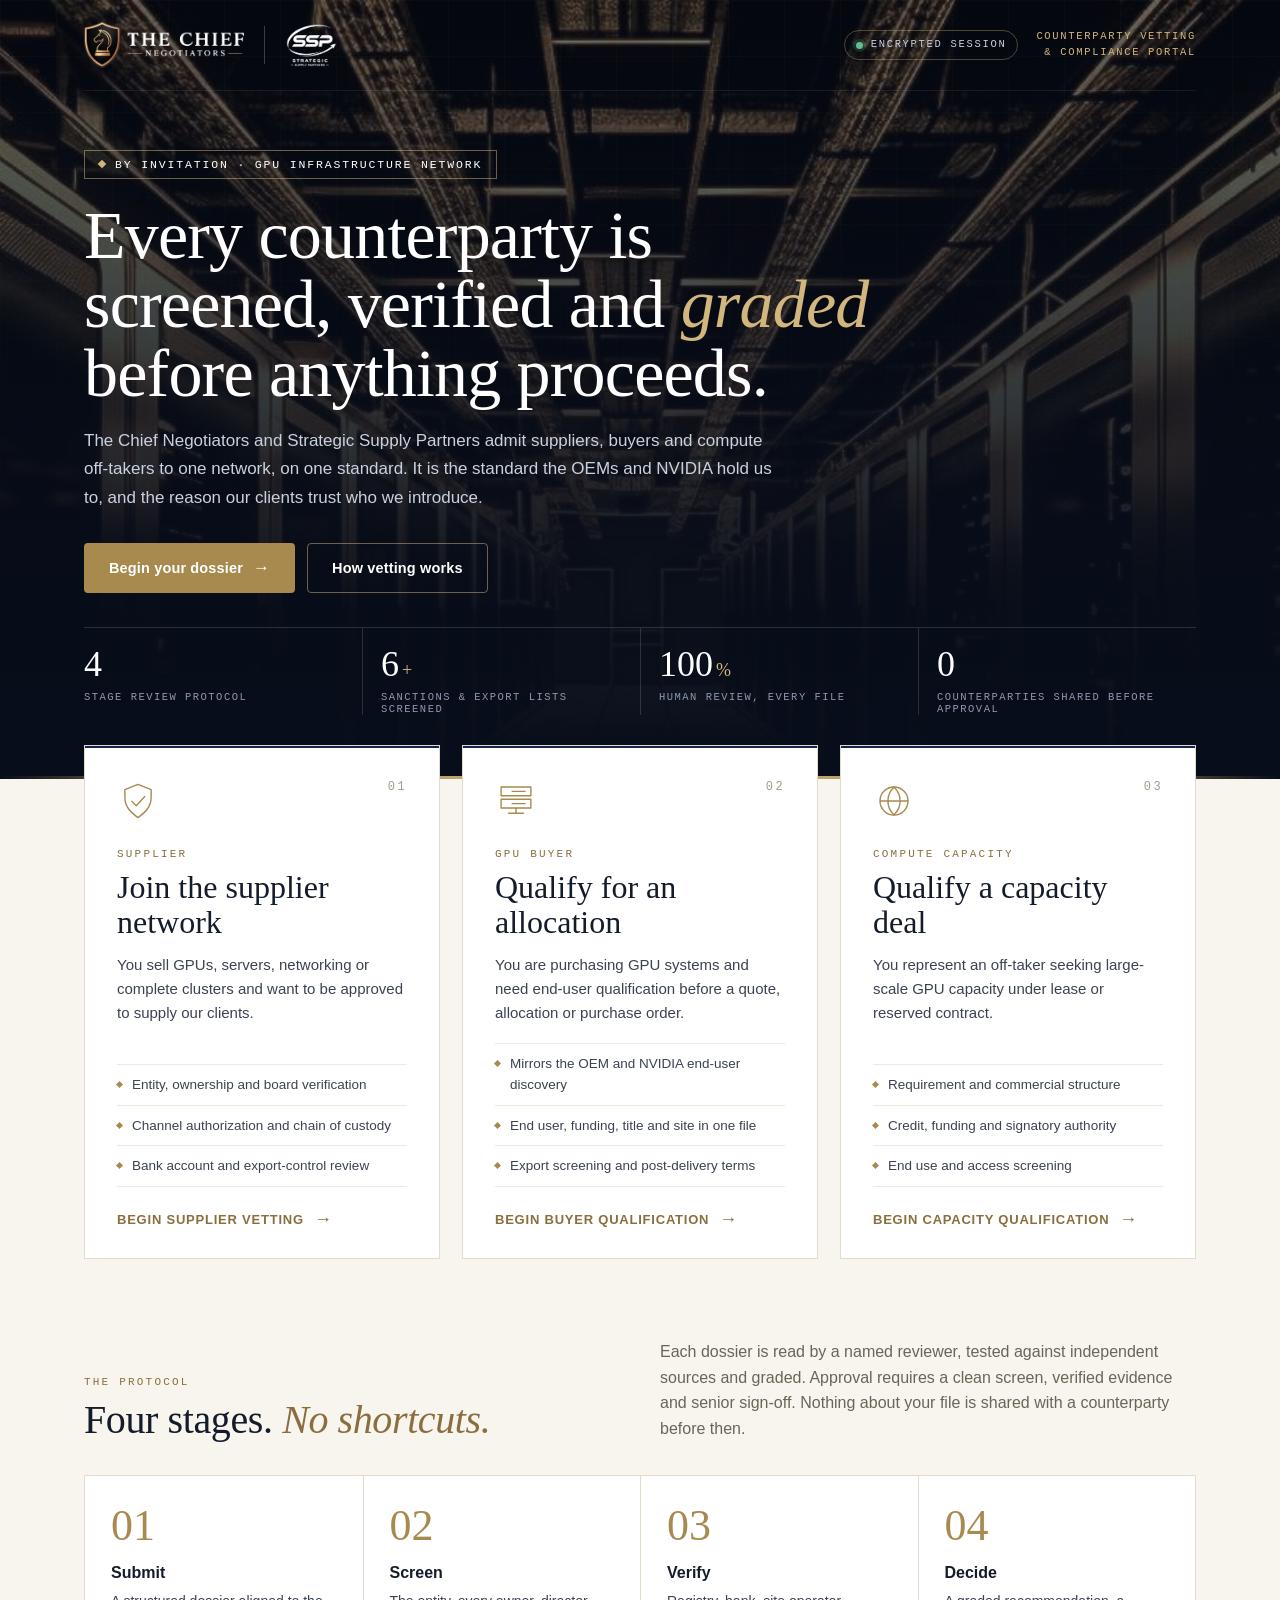
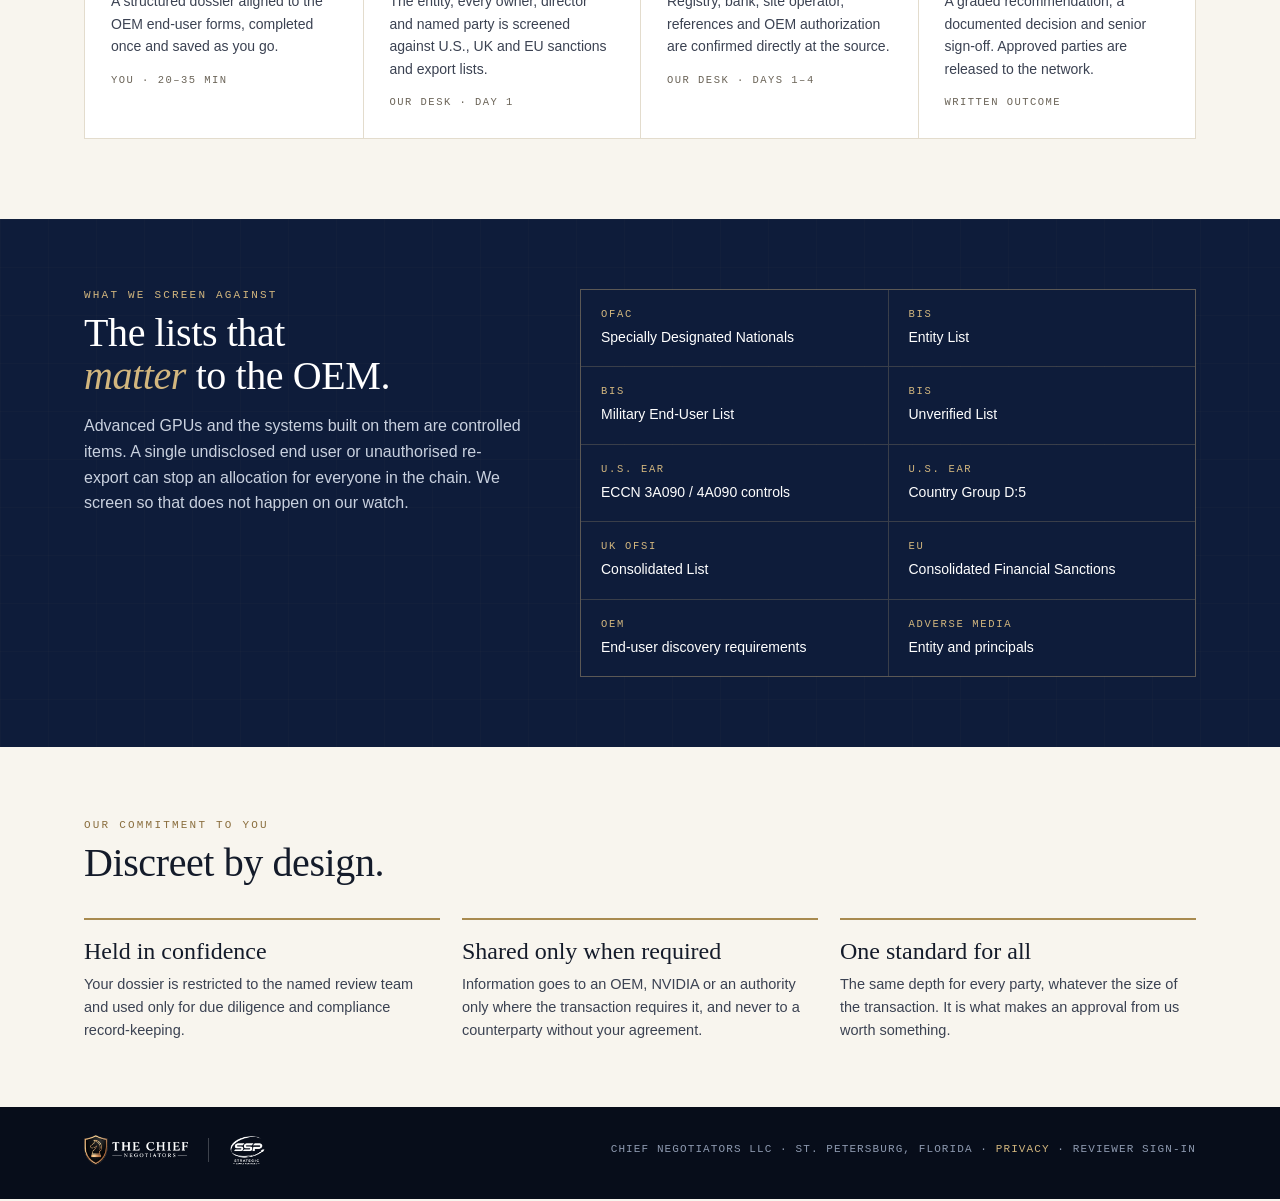
<file: index.html>
<!doctype html>
<html lang="en">
<head>
<meta charset="utf-8">
<meta name="viewport" content="width=device-width, initial-scale=1">
<title>Counterparty Vetting · The Chief Negotiators × Strategic Supply Partners</title>
<meta name="description" content="The vetting and compliance portal for The Chief Negotiators and Strategic Supply Partners. Every GPU supplier, buyer and compute off-taker is screened, verified and graded before joining the network.">
<meta name="robots" content="noindex, nofollow">
<meta name="referrer" content="strict-origin-when-cross-origin">
<meta http-equiv="Content-Security-Policy" content="default-src 'self'; script-src 'self'; style-src 'self' 'unsafe-inline' https://fonts.googleapis.com; font-src https://fonts.gstatic.com; img-src 'self' data:; connect-src 'none'; form-action 'none'; base-uri 'self'">
<meta name="theme-color" content="#0E1C3A">
<meta property="og:title" content="Counterparty Vetting · The Chief Negotiators × Strategic Supply Partners">
<meta property="og:description" content="Screened, verified and graded before anything proceeds.">
<meta property="og:image" content="assets/brand/hero-cluster.jpg">
<link rel="icon" href="assets/brand/cn-mark.png">
<link rel="preconnect" href="https://fonts.googleapis.com">
<link rel="preconnect" href="https://fonts.gstatic.com" crossorigin>
<link rel="stylesheet" href="brand.css">
<style>
.top.home{background:linear-gradient(180deg,rgba(7,13,26,.55) 0%,rgba(7,13,26,.92) 70%,var(--night) 100%),url(assets/brand/hero-cluster.jpg) center 40%/cover no-repeat,var(--night)}
.home .hero{padding:58px 0 64px}
.home .hero h1{font-size:68px;max-width:920px}
.cta{display:flex;flex-wrap:wrap;gap:12px;margin-top:30px}

.paths{display:grid;grid-template-columns:repeat(3,minmax(0,1fr));gap:22px;margin-top:-34px;position:relative;z-index:2}
.path{position:relative;display:flex;flex-direction:column;background:var(--card);border:1px solid var(--line);padding:34px 32px 28px;text-decoration:none;color:inherit;transition:transform .25s var(--ease),box-shadow .25s var(--ease),border-color .25s var(--ease)}
.path::before{content:"";position:absolute;left:0;right:0;top:0;height:2px;background:var(--navy-2);transition:background .25s var(--ease)}
.path:hover{transform:translateY(-4px);box-shadow:0 22px 50px -24px rgba(14,28,58,.35);border-color:var(--gold)}
.path:hover::before{background:linear-gradient(90deg,var(--gold),var(--gold-lt))}
.path .ph{display:flex;justify-content:space-between;align-items:flex-start}
.path .ph svg{width:42px;height:42px}
.path .ph span{font:500 12px var(--mono);letter-spacing:.2em;color:var(--faint)}
.path .k{margin-top:26px}
.path h3{font:500 32px/1.1 var(--serif);color:var(--ink);margin:10px 0 0}
.path p{margin:12px 0 0;font-size:15px;color:var(--body);flex:1}
.path ul{list-style:none;margin:18px 0 0;padding:0;border-top:1px solid var(--line-2)}
.path li{padding:9px 0;border-bottom:1px solid var(--line-2);font-size:13.5px;color:var(--body);display:flex;gap:10px}
.path li::before{content:"";flex:none;width:5px;height:5px;margin-top:8px;background:var(--gold);transform:rotate(45deg)}
.path .go{margin-top:22px;font:600 13px var(--sans);letter-spacing:.06em;text-transform:uppercase;color:var(--gold-ink);display:flex;align-items:center;gap:10px}
.path .go b{font-weight:400;font-size:18px;transition:transform .2s var(--ease)}
.path:hover .go b{transform:translateX(4px)}

.band{margin-top:80px}
.band-h{display:grid;grid-template-columns:minmax(0,1fr) minmax(0,1fr);gap:40px;align-items:end}
.band-h p{margin:0;color:var(--mute);font-size:16px}
.protocol{display:grid;grid-template-columns:repeat(4,minmax(0,1fr));margin-top:34px;border:1px solid var(--line);background:var(--card)}
.protocol>div{padding:28px 26px 30px;position:relative}
.protocol>div+div{border-left:1px solid var(--line)}
.protocol .n{font:500 44px/1 var(--serif);color:var(--gold)}
.protocol h4{font:600 16px var(--sans);color:var(--ink);margin:16px 0 0}
.protocol p{margin:8px 0 0;font-size:14px;color:var(--body)}
.protocol .t{margin-top:16px;font:500 10.5px var(--mono);letter-spacing:.14em;text-transform:uppercase;color:var(--mute)}

.dark{margin-top:80px;background:var(--navy);color:var(--on-navy);position:relative;overflow:hidden}
.dark::before{content:"";position:absolute;inset:0;opacity:.35;background-image:linear-gradient(rgba(210,182,126,.07) 1px,transparent 1px),linear-gradient(90deg,rgba(210,182,126,.07) 1px,transparent 1px);background-size:48px 48px}
.dark .wrap{position:relative;display:grid;grid-template-columns:minmax(0,5fr) minmax(0,7fr);gap:56px;padding-top:70px;padding-bottom:70px}
.dark .kick{color:var(--gold-lt)}
.dark .h2{color:#fff}.dark .h2 em{color:var(--gold-lt)}
.dark p{color:var(--on-navy);font-size:16px}
.lists{display:grid;grid-template-columns:repeat(2,minmax(0,1fr));gap:1px;background:rgba(210,182,126,.22);border:1px solid rgba(210,182,126,.22)}
.lists div{background:var(--navy);padding:18px 20px}
.lists b{display:block;font:500 10.5px var(--mono);letter-spacing:.16em;text-transform:uppercase;color:var(--gold-lt)}
.lists span{display:block;margin-top:6px;font-size:14px;color:#fff}

.promise{display:grid;grid-template-columns:repeat(3,minmax(0,1fr));gap:22px;margin-top:34px}
.promise div{border-top:2px solid var(--gold);padding-top:18px}
.promise h4{font:500 24px var(--serif);color:var(--ink);margin:0}
.promise p{margin:8px 0 0;font-size:14.5px;color:var(--body)}

.foot .reviewer{color:var(--on-navy-mute)}
@media (max-width:980px){
  .paths{grid-template-columns:1fr;margin-top:-24px}
  .protocol{grid-template-columns:1fr 1fr}
  .protocol>div:nth-child(3){border-left:0}
  .protocol>div:nth-child(n+3){border-top:1px solid var(--line)}
  .dark .wrap{grid-template-columns:1fr;gap:30px;padding-top:54px;padding-bottom:54px}
  .band-h{grid-template-columns:1fr;gap:12px}
  .promise{grid-template-columns:1fr}
}
@media (max-width:600px){
  .home .hero{padding:40px 0 56px}
  .home .hero h1{font-size:42px}
  .protocol{grid-template-columns:1fr}
  .protocol>div+div{border-left:0;border-top:1px solid var(--line)}
  .lists{grid-template-columns:1fr}
  .path{padding:28px 22px 24px}
}
</style>
</head>
<body>
<header class="top home">
  <div class="wrap">
    <div class="mast">
      <span class="lockup">
        <img class="cn" src="assets/brand/cn-white.png" alt="The Chief Negotiators" width="160" height="46">
        <span class="bar" aria-hidden="true"></span>
        <img class="ssp" src="assets/brand/ssp-white.png" alt="Strategic Supply Partners" width="54" height="44">
      </span>
      <div class="mast-r"><span class="secure"><i></i>Encrypted session</span><span>Counterparty vetting<br>&amp; compliance portal</span></div>
    </div>
    <div class="hero">
      <span class="chip"><i></i>By invitation · GPU infrastructure network</span>
      <h1>Every counterparty is screened, verified and <em>graded</em> before anything proceeds.</h1>
      <p class="lede">The Chief Negotiators and Strategic Supply Partners admit suppliers, buyers and compute off-takers to one network, on one standard. It is the standard the OEMs and NVIDIA hold us to, and the reason our clients trust who we introduce.</p>
      <div class="cta">
        <a class="btn btn-gold" href="#paths">Begin your dossier <span class="arr">→</span></a>
        <a class="btn btn-line" href="#protocol">How vetting works</a>
      </div>
      <div class="stats">
        <div><b>4</b><span>Stage review protocol</span></div>
        <div><b>6<small>+</small></b><span>Sanctions &amp; export lists screened</span></div>
        <div><b>100<small>%</small></b><span>Human review, every file</span></div>
        <div><b>0</b><span>Counterparties shared before approval</span></div>
      </div>
    </div>
  </div>
</header>

<main class="wrap">
  <section class="paths" id="paths" aria-label="Choose your dossier">
    <a class="path" href="supplier.html">
      <div class="ph">
        <svg viewBox="0 0 48 48" fill="none" stroke="#A88A4F" stroke-width="1.6" stroke-linejoin="round"><path d="M24 5l15 6v9c0 11-7 17-15 23-8-6-15-12-15-23v-9z"/><path d="M16.5 24l5.5 5.5 10-11"/></svg>
        <span>01</span>
      </div>
      <div class="kick k">Supplier</div>
      <h3>Join the supplier network</h3>
      <p>You sell GPUs, servers, networking or complete clusters and want to be approved to supply our clients.</p>
      <ul><li>Entity, ownership and board verification</li><li>Channel authorization and chain of custody</li><li>Bank account and export-control review</li></ul>
      <div class="go">Begin supplier vetting <b>→</b></div>
    </a>
    <a class="path" href="buyer.html">
      <div class="ph">
        <svg viewBox="0 0 48 48" fill="none" stroke="#A88A4F" stroke-width="1.6" stroke-linejoin="round"><rect x="7" y="8" width="34" height="10"/><rect x="7" y="22" width="34" height="10"/><path d="M12 13h.01M12 27h.01M19 13h16M19 27h16"/><path d="M15 38h18M24 32v6"/></svg>
        <span>02</span>
      </div>
      <div class="kick k">GPU buyer</div>
      <h3>Qualify for an allocation</h3>
      <p>You are purchasing GPU systems and need end-user qualification before a quote, allocation or purchase order.</p>
      <ul><li>Mirrors the OEM and NVIDIA end-user discovery</li><li>End user, funding, title and site in one file</li><li>Export screening and post-delivery terms</li></ul>
      <div class="go">Begin buyer qualification <b>→</b></div>
    </a>
    <a class="path" href="compute.html">
      <div class="ph">
        <svg viewBox="0 0 48 48" fill="none" stroke="#A88A4F" stroke-width="1.6" stroke-linejoin="round"><circle cx="24" cy="24" r="16"/><path d="M8 24h32M24 8c5 5 7 10 7 16s-2 11-7 16c-5-5-7-10-7-16s2-11 7-16z"/></svg>
        <span>03</span>
      </div>
      <div class="kick k">Compute capacity</div>
      <h3>Qualify a capacity deal</h3>
      <p>You represent an off-taker seeking large-scale GPU capacity under lease or reserved contract.</p>
      <ul><li>Requirement and commercial structure</li><li>Credit, funding and signatory authority</li><li>End use and access screening</li></ul>
      <div class="go">Begin capacity qualification <b>→</b></div>
    </a>
  </section>

  <section class="band" id="protocol">
    <div class="band-h">
      <div><div class="kick">The protocol</div><h2 class="h2">Four stages. <em>No shortcuts.</em></h2></div>
      <p>Each dossier is read by a named reviewer, tested against independent sources and graded. Approval requires a clean screen, verified evidence and senior sign-off. Nothing about your file is shared with a counterparty before then.</p>
    </div>
    <div class="protocol">
      <div><div class="n">01</div><h4>Submit</h4><p>A structured dossier aligned to the OEM end-user forms, completed once and saved as you go.</p><div class="t">You · 20–35 min</div></div>
      <div><div class="n">02</div><h4>Screen</h4><p>The entity, every owner, director and named party is screened against U.S., UK and EU sanctions and export lists.</p><div class="t">Our desk · Day 1</div></div>
      <div><div class="n">03</div><h4>Verify</h4><p>Registry, bank, site operator, references and OEM authorization are confirmed directly at the source.</p><div class="t">Our desk · Days 1–4</div></div>
      <div><div class="n">04</div><h4>Decide</h4><p>A graded recommendation, a documented decision and senior sign-off. Approved parties are released to the network.</p><div class="t">Written outcome</div></div>
    </div>
  </section>
</main>

<section class="dark">
  <div class="wrap">
    <div>
      <div class="kick">What we screen against</div>
      <h2 class="h2">The lists that <em>matter</em> to the OEM.</h2>
      <p style="margin-top:16px">Advanced GPUs and the systems built on them are controlled items. A single undisclosed end user or unauthorised re-export can stop an allocation for everyone in the chain. We screen so that does not happen on our watch.</p>
    </div>
    <div class="lists">
      <div><b>OFAC</b><span>Specially Designated Nationals</span></div>
      <div><b>BIS</b><span>Entity List</span></div>
      <div><b>BIS</b><span>Military End-User List</span></div>
      <div><b>BIS</b><span>Unverified List</span></div>
      <div><b>U.S. EAR</b><span>ECCN 3A090 / 4A090 controls</span></div>
      <div><b>U.S. EAR</b><span>Country Group D:5</span></div>
      <div><b>UK OFSI</b><span>Consolidated List</span></div>
      <div><b>EU</b><span>Consolidated Financial Sanctions</span></div>
      <div><b>OEM</b><span>End-user discovery requirements</span></div>
      <div><b>Adverse media</b><span>Entity and principals</span></div>
    </div>
  </div>
</section>

<main class="wrap">
  <section class="band" style="margin-top:72px">
    <div class="kick">Our commitment to you</div>
    <h2 class="h2">Discreet by design.</h2>
    <div class="promise">
      <div><h4>Held in confidence</h4><p>Your dossier is restricted to the named review team and used only for due diligence and compliance record-keeping.</p></div>
      <div><h4>Shared only when required</h4><p>Information goes to an OEM, NVIDIA or an authority only where the transaction requires it, and never to a counterparty without your agreement.</p></div>
      <div><h4>One standard for all</h4><p>The same depth for every party, whatever the size of the transaction. It is what makes an approval from us worth something.</p></div>
    </div>
  </section>
</main>

<footer class="foot">
  <div class="wrap">
    <span class="lockup"><img class="cn" src="assets/brand/cn-white.png" alt="The Chief Negotiators" width="104" height="30"><span class="bar"></span><img class="ssp" src="assets/brand/ssp-white.png" alt="Strategic Supply Partners" width="36" height="30"></span>
    <span>Chief Negotiators LLC · St. Petersburg, Florida · <a href="privacy.html">Privacy</a> · <a class="reviewer" href="review.html">Reviewer sign-in</a></span>
  </div>
</footer>
</body>
</html>
</file>
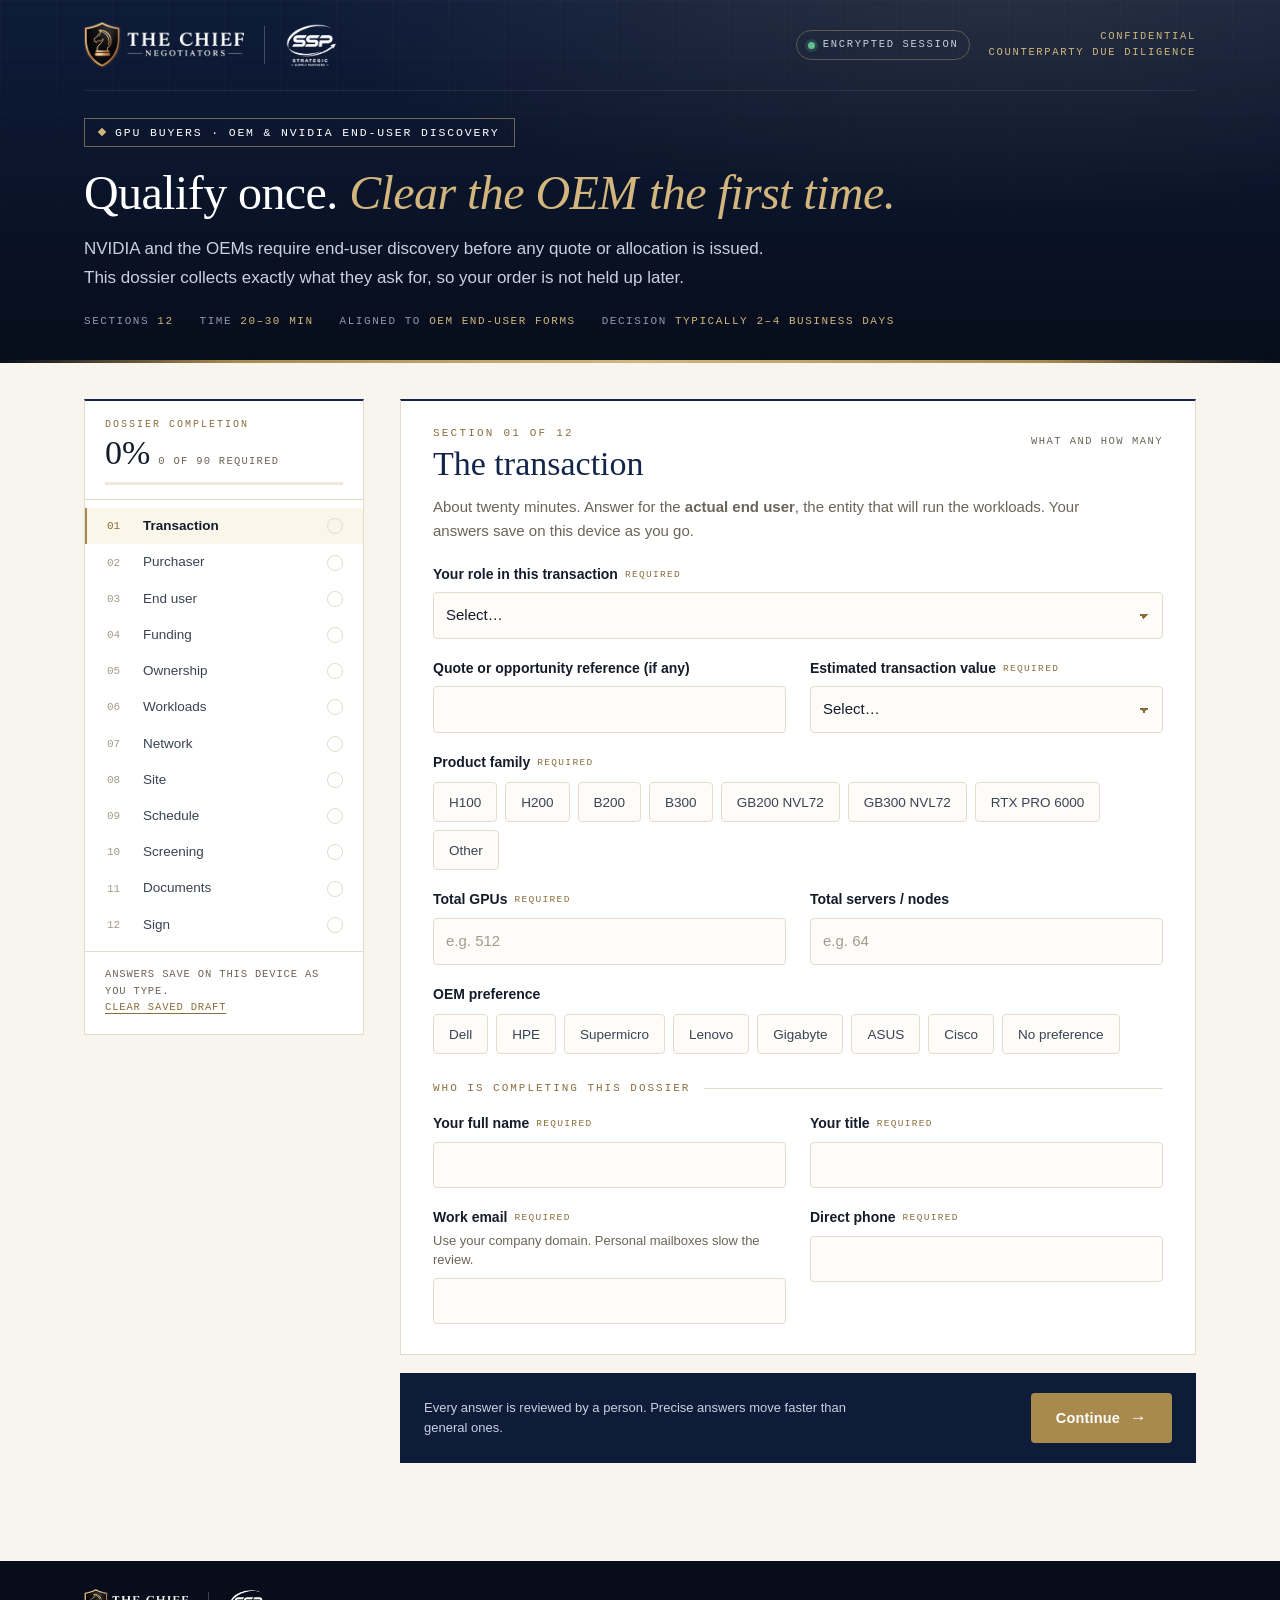
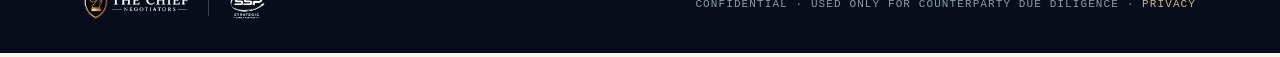
<file: buyer.html>
<!doctype html>
<html lang="en">
<head>
<meta charset="utf-8">
<meta name="viewport" content="width=device-width, initial-scale=1">
<title>GPU Buyer Qualification · The Chief Negotiators × Strategic Supply Partners</title>
<meta name="description" content="GPU Buyer Qualification dossier for The Chief Negotiators and Strategic Supply Partners network. Confidential and reviewed by a named analyst.">
<meta name="robots" content="noindex, nofollow">
<meta name="referrer" content="strict-origin-when-cross-origin">
<meta http-equiv="Content-Security-Policy" content="default-src 'self'; script-src 'self'; style-src 'self' 'unsafe-inline' https://fonts.googleapis.com; font-src https://fonts.gstatic.com; img-src 'self' data:; connect-src https://stpkhpxhqzgruorrupaw.supabase.co https://api.web3forms.com; form-action 'none'; base-uri 'self'">
<meta name="theme-color" content="#0E1C3A">
<link rel="icon" href="assets/brand/cn-mark.png">
<link rel="preconnect" href="https://fonts.googleapis.com">
<link rel="preconnect" href="https://fonts.gstatic.com" crossorigin>
<link rel="stylesheet" href="brand.css">
<link rel="stylesheet" href="vetting.css">
</head>
<body>
<header class="top">
  <div class="wrap">
    <div class="mast">
      <a class="lockup" href="./" aria-label="Back to the vetting portal">
        <img class="cn" src="assets/brand/cn-white.png" alt="The Chief Negotiators" width="160" height="46">
        <span class="bar" aria-hidden="true"></span>
        <img class="ssp" src="assets/brand/ssp-white.png" alt="Strategic Supply Partners" width="54" height="44">
      </a>
      <div class="mast-r"><span class="secure"><i></i>Encrypted session</span><span>Confidential<br>Counterparty due diligence</span></div>
    </div>
    <div class="hero slim">
      <span class="chip"><i></i>GPU buyers · OEM &amp; NVIDIA end-user discovery</span>
      <h1>Qualify once. <em>Clear the OEM the first time.</em></h1>
      <p class="lede">NVIDIA and the OEMs require end-user discovery before any quote or allocation is issued. This dossier collects exactly what they ask for, so your order is not held up later.</p>
      <div class="meta-row"><span>Sections <b>12</b></span><span>Time <b>20–30 min</b></span><span>Aligned to <b>OEM end-user forms</b></span><span>Decision <b>Typically 2–4 business days</b></span></div>
    </div>
  </div>
</header>
<main class="wrap">
  <noscript><p style="padding:24px;background:#fff;border:1px solid #E3DCCD;margin-top:24px">This dossier needs JavaScript. Please enable it, or email amanda@thechiefnegotiators.com for an alternative.</p></noscript>
  <div id="dossier"></div>
</main>
<footer class="foot">
  <div class="wrap">
    <span class="lockup"><img class="cn" src="assets/brand/cn-white.png" alt="The Chief Negotiators" width="104" height="30"><span class="bar"></span><img class="ssp" src="assets/brand/ssp-white.png" alt="Strategic Supply Partners" width="36" height="30"></span>
    <span>Confidential · Used only for counterparty due diligence · <a href="privacy.html">Privacy</a></span>
  </div>
</footer>
<script src="vetting.js"></script>
<script src="forms/common.js"></script>
<script src="forms/buyer.js"></script>
<script src="forms/boot.js" data-form="buyer"></script>
</body>
</html>
</file>
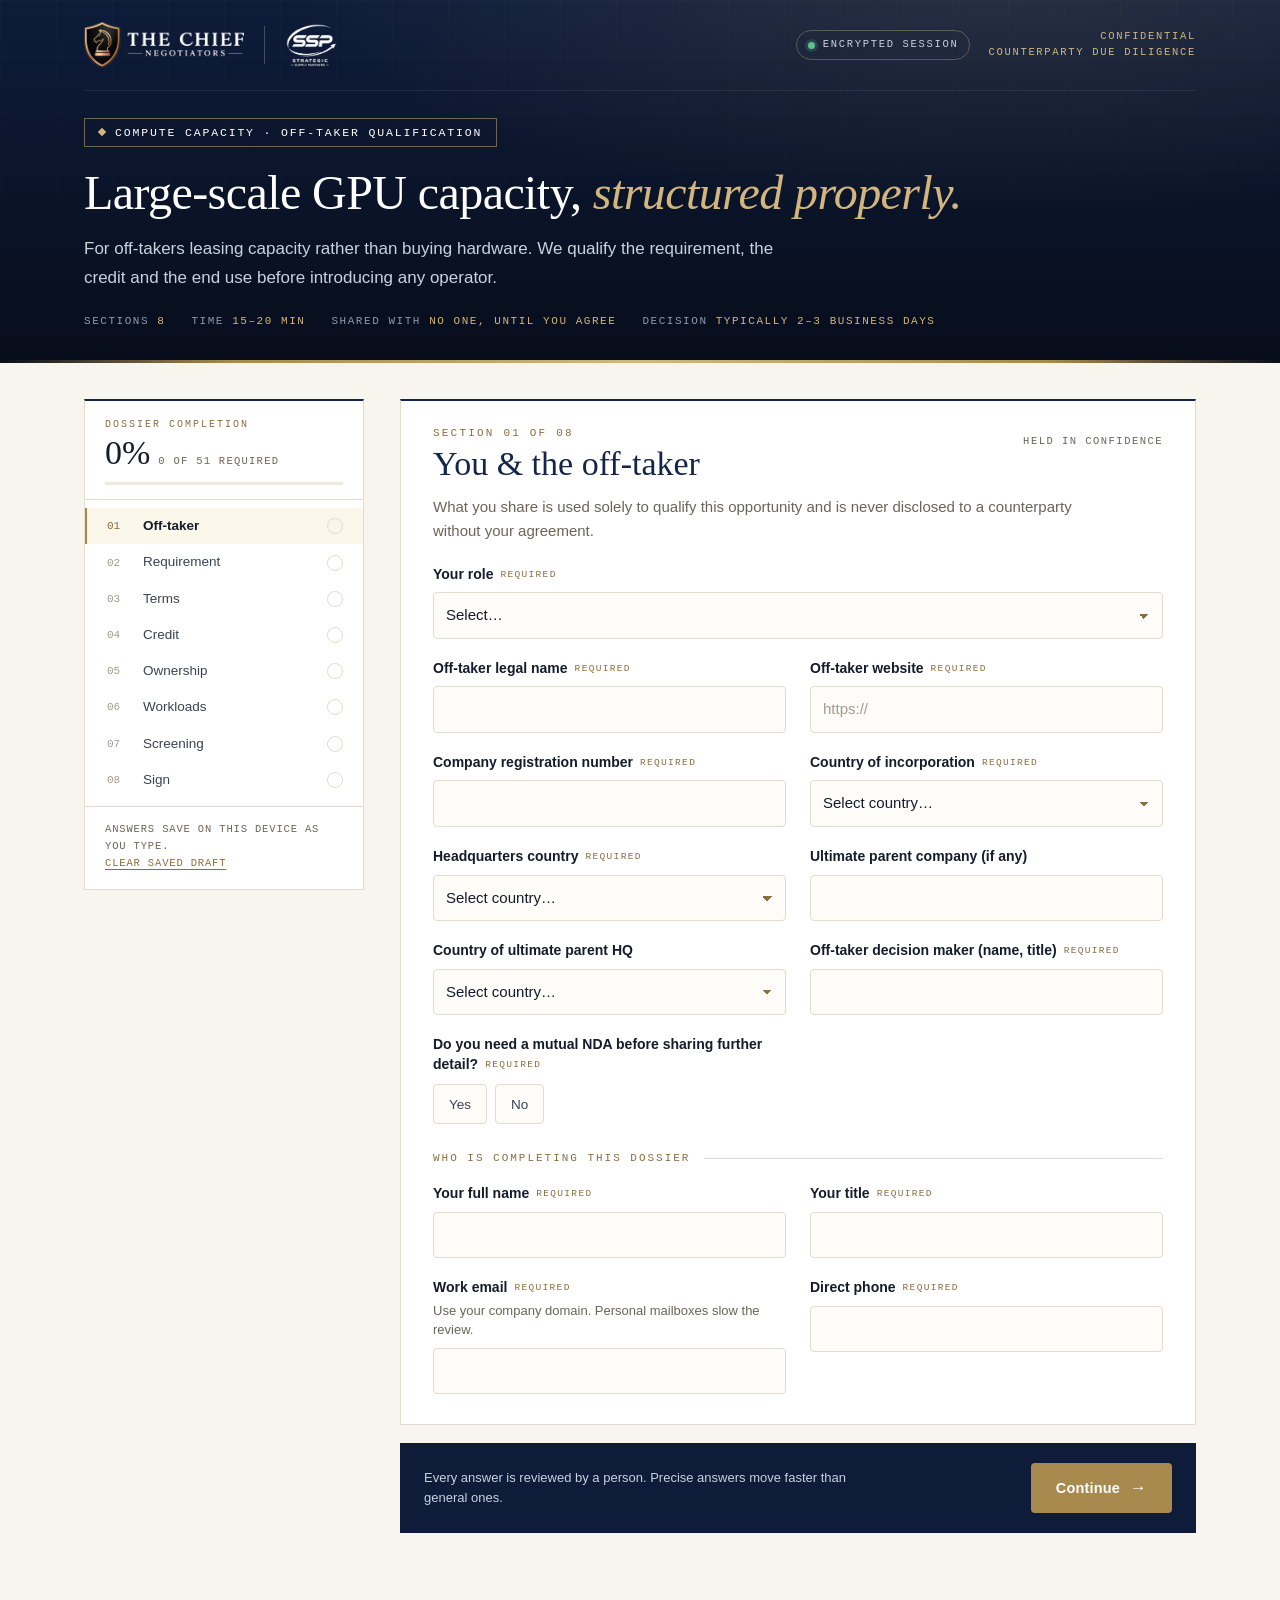
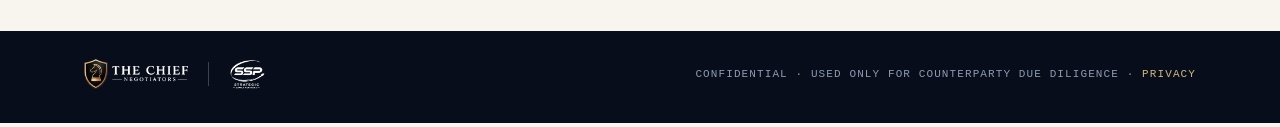
<file: compute.html>
<!doctype html>
<html lang="en">
<head>
<meta charset="utf-8">
<meta name="viewport" content="width=device-width, initial-scale=1">
<title>Compute Capacity Qualification · The Chief Negotiators × Strategic Supply Partners</title>
<meta name="description" content="Compute Capacity Qualification dossier for The Chief Negotiators and Strategic Supply Partners network. Confidential and reviewed by a named analyst.">
<meta name="robots" content="noindex, nofollow">
<meta name="referrer" content="strict-origin-when-cross-origin">
<meta http-equiv="Content-Security-Policy" content="default-src 'self'; script-src 'self'; style-src 'self' 'unsafe-inline' https://fonts.googleapis.com; font-src https://fonts.gstatic.com; img-src 'self' data:; connect-src https://stpkhpxhqzgruorrupaw.supabase.co https://api.web3forms.com; form-action 'none'; base-uri 'self'">
<meta name="theme-color" content="#0E1C3A">
<link rel="icon" href="assets/brand/cn-mark.png">
<link rel="preconnect" href="https://fonts.googleapis.com">
<link rel="preconnect" href="https://fonts.gstatic.com" crossorigin>
<link rel="stylesheet" href="brand.css">
<link rel="stylesheet" href="vetting.css">
</head>
<body>
<header class="top">
  <div class="wrap">
    <div class="mast">
      <a class="lockup" href="./" aria-label="Back to the vetting portal">
        <img class="cn" src="assets/brand/cn-white.png" alt="The Chief Negotiators" width="160" height="46">
        <span class="bar" aria-hidden="true"></span>
        <img class="ssp" src="assets/brand/ssp-white.png" alt="Strategic Supply Partners" width="54" height="44">
      </a>
      <div class="mast-r"><span class="secure"><i></i>Encrypted session</span><span>Confidential<br>Counterparty due diligence</span></div>
    </div>
    <div class="hero slim">
      <span class="chip"><i></i>Compute capacity · Off-taker qualification</span>
      <h1>Large-scale GPU capacity, <em>structured properly.</em></h1>
      <p class="lede">For off-takers leasing capacity rather than buying hardware. We qualify the requirement, the credit and the end use before introducing any operator.</p>
      <div class="meta-row"><span>Sections <b>8</b></span><span>Time <b>15–20 min</b></span><span>Shared with <b>No one, until you agree</b></span><span>Decision <b>Typically 2–3 business days</b></span></div>
    </div>
  </div>
</header>
<main class="wrap">
  <noscript><p style="padding:24px;background:#fff;border:1px solid #E3DCCD;margin-top:24px">This dossier needs JavaScript. Please enable it, or email amanda@thechiefnegotiators.com for an alternative.</p></noscript>
  <div id="dossier"></div>
</main>
<footer class="foot">
  <div class="wrap">
    <span class="lockup"><img class="cn" src="assets/brand/cn-white.png" alt="The Chief Negotiators" width="104" height="30"><span class="bar"></span><img class="ssp" src="assets/brand/ssp-white.png" alt="Strategic Supply Partners" width="36" height="30"></span>
    <span>Confidential · Used only for counterparty due diligence · <a href="privacy.html">Privacy</a></span>
  </div>
</footer>
<script src="vetting.js"></script>
<script src="forms/common.js"></script>
<script src="forms/compute.js"></script>
<script src="forms/boot.js" data-form="compute"></script>
</body>
</html>
</file>
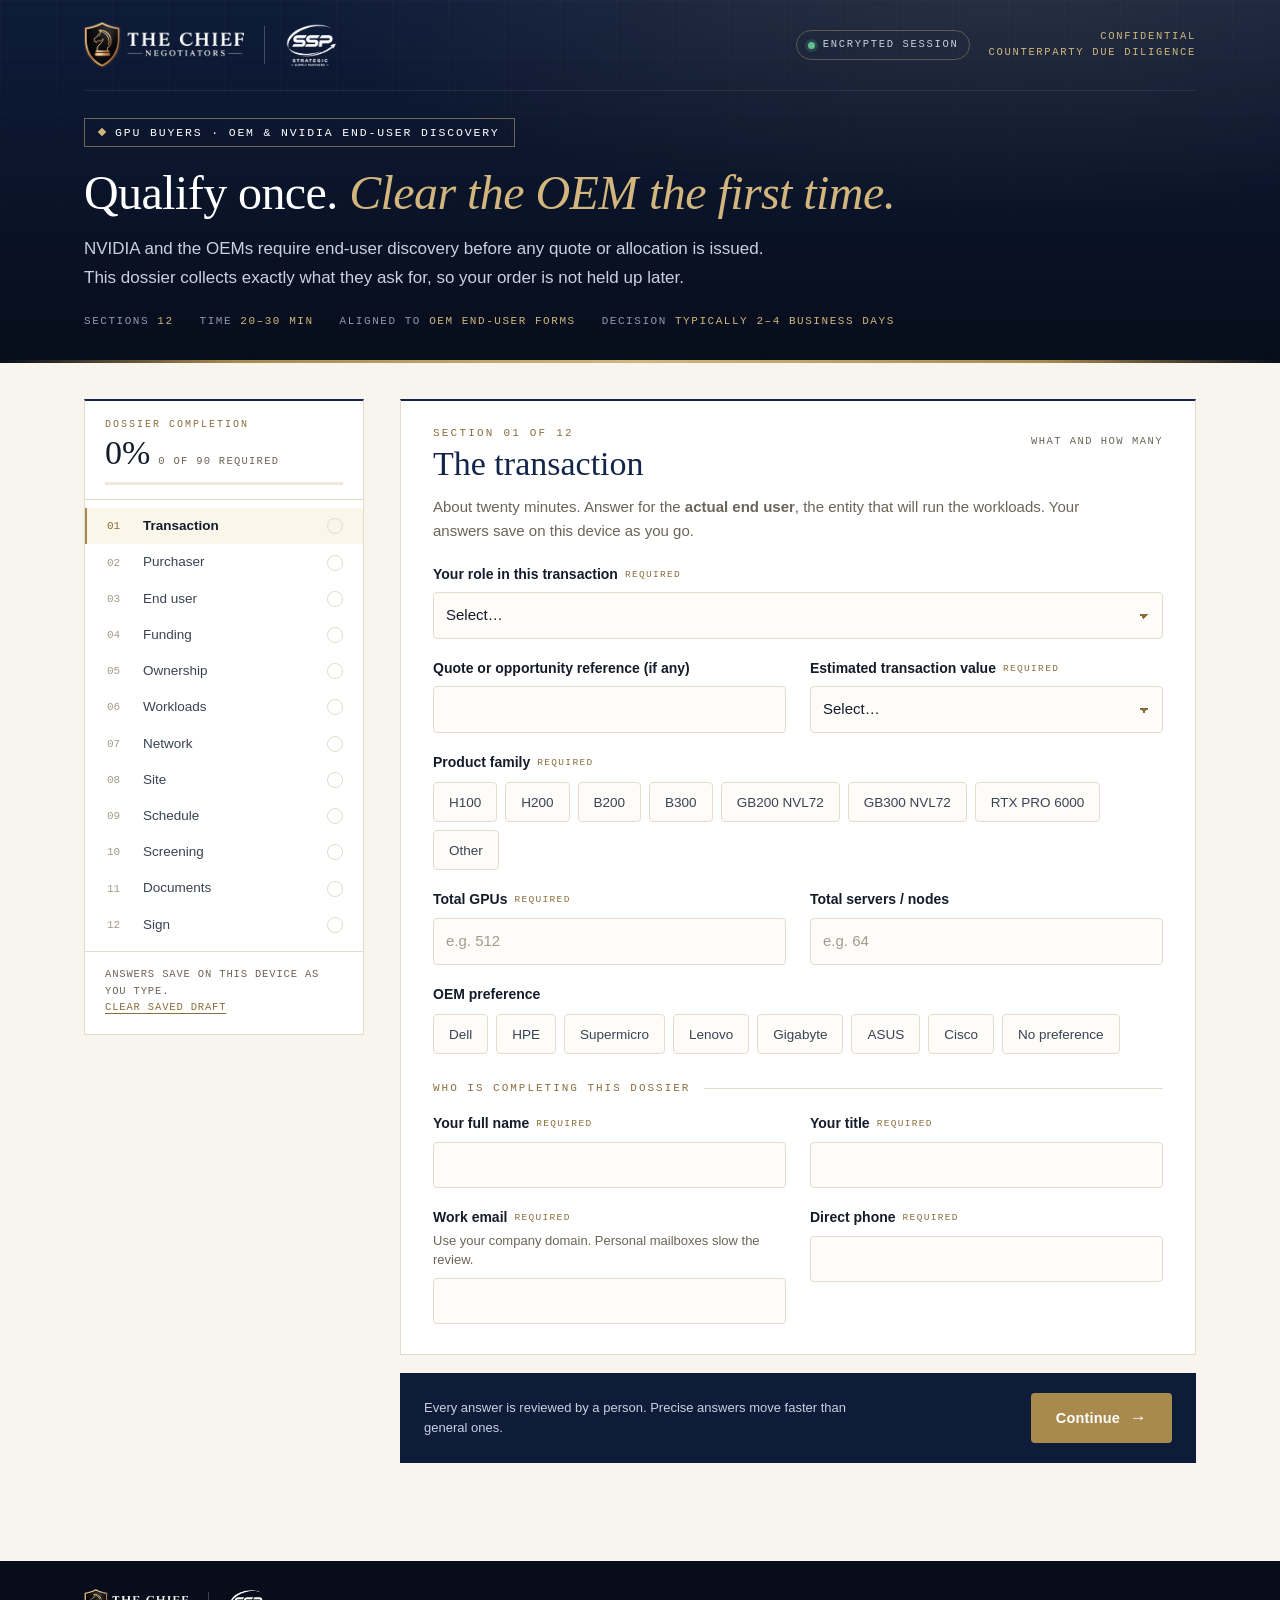
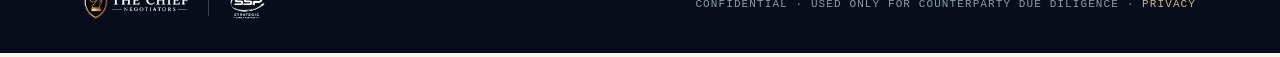
<file: customer.html>
<!doctype html>
<html lang="en">
<head>
<meta charset="utf-8">
<meta name="viewport" content="width=device-width, initial-scale=1">
<title>GPU Buyer Qualification · The Chief Negotiators × Strategic Supply Partners</title>
<meta name="robots" content="noindex, nofollow">
<meta http-equiv="refresh" content="0; url=buyer.html">
<link rel="canonical" href="buyer.html">
<script src="forms/redirect.js" data-to="buyer.html"></script>
</head>
<body style="font-family:Inter,Arial,sans-serif;background:#F8F5EE;padding:40px">
<p>This questionnaire has moved. <a href="buyer.html">Continue to the GPU Buyer Qualification</a>.</p>
</body>
</html>
</file>
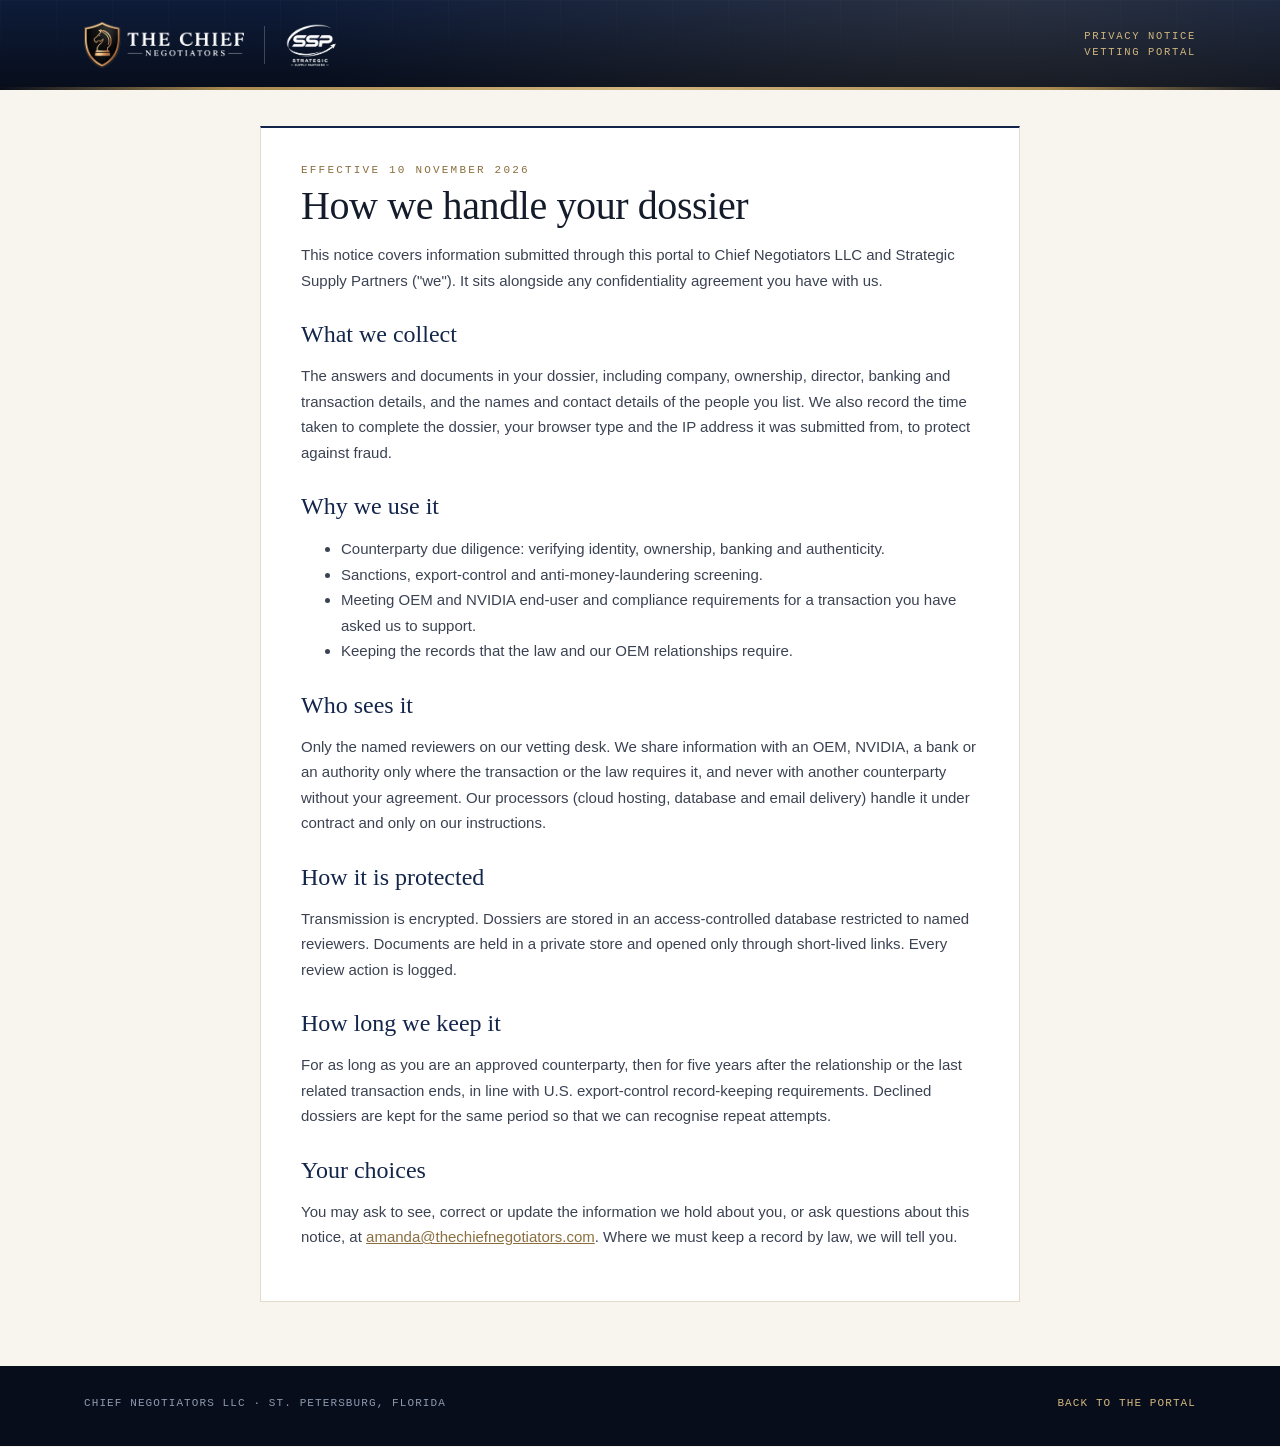
<file: privacy.html>
<!doctype html>
<html lang="en">
<head>
<meta charset="utf-8">
<meta name="viewport" content="width=device-width, initial-scale=1">
<title>Privacy Notice · The Chief Negotiators × Strategic Supply Partners</title>
<meta name="robots" content="noindex, nofollow">
<meta http-equiv="Content-Security-Policy" content="default-src 'self'; style-src 'self' 'unsafe-inline' https://fonts.googleapis.com; font-src https://fonts.gstatic.com; img-src 'self'; script-src 'none'">
<link rel="icon" href="assets/brand/cn-mark.png">
<link rel="stylesheet" href="brand.css">
<style>
.doc{max-width:760px;background:var(--card);border:1px solid var(--line);border-top:2px solid var(--navy-2);padding:36px 40px;margin:36px auto 0}
.doc h2{font:500 24px var(--serif);color:var(--navy-2);margin:28px 0 6px}
.doc p,.doc li{font-size:15px;line-height:1.7}
@media (max-width:640px){.doc{padding:24px 20px}}
</style>
</head>
<body>
<header class="top"><div class="wrap"><div class="mast"><a class="lockup" href="./"><img class="cn" src="assets/brand/cn-white.png" alt="The Chief Negotiators" width="160" height="46"><span class="bar"></span><img class="ssp" src="assets/brand/ssp-white.png" alt="Strategic Supply Partners" width="54" height="44"></a><div class="mast-r"><span>Privacy notice<br>Vetting portal</span></div></div></div></header>
<main class="wrap"><article class="doc">
<div class="kick">Effective 10 November 2026</div>
<h1 class="h2" style="margin-top:8px">How we handle your dossier</h1>
<p>This notice covers information submitted through this portal to Chief Negotiators LLC and Strategic Supply Partners ("we"). It sits alongside any confidentiality agreement you have with us.</p>
<h2>What we collect</h2>
<p>The answers and documents in your dossier, including company, ownership, director, banking and transaction details, and the names and contact details of the people you list. We also record the time taken to complete the dossier, your browser type and the IP address it was submitted from, to protect against fraud.</p>
<h2>Why we use it</h2>
<ul><li>Counterparty due diligence: verifying identity, ownership, banking and authenticity.</li><li>Sanctions, export-control and anti-money-laundering screening.</li><li>Meeting OEM and NVIDIA end-user and compliance requirements for a transaction you have asked us to support.</li><li>Keeping the records that the law and our OEM relationships require.</li></ul>
<h2>Who sees it</h2>
<p>Only the named reviewers on our vetting desk. We share information with an OEM, NVIDIA, a bank or an authority only where the transaction or the law requires it, and never with another counterparty without your agreement. Our processors (cloud hosting, database and email delivery) handle it under contract and only on our instructions.</p>
<h2>How it is protected</h2>
<p>Transmission is encrypted. Dossiers are stored in an access-controlled database restricted to named reviewers. Documents are held in a private store and opened only through short-lived links. Every review action is logged.</p>
<h2>How long we keep it</h2>
<p>For as long as you are an approved counterparty, then for five years after the relationship or the last related transaction ends, in line with U.S. export-control record-keeping requirements. Declined dossiers are kept for the same period so that we can recognise repeat attempts.</p>
<h2>Your choices</h2>
<p>You may ask to see, correct or update the information we hold about you, or ask questions about this notice, at <a href="mailto:amanda@thechiefnegotiators.com">amanda@thechiefnegotiators.com</a>. Where we must keep a record by law, we will tell you.</p>
</article></main>
<footer class="foot"><div class="wrap"><span>Chief Negotiators LLC · St. Petersburg, Florida</span><span><a href="./">Back to the portal</a></span></div></footer>
</body>
</html>
</file>
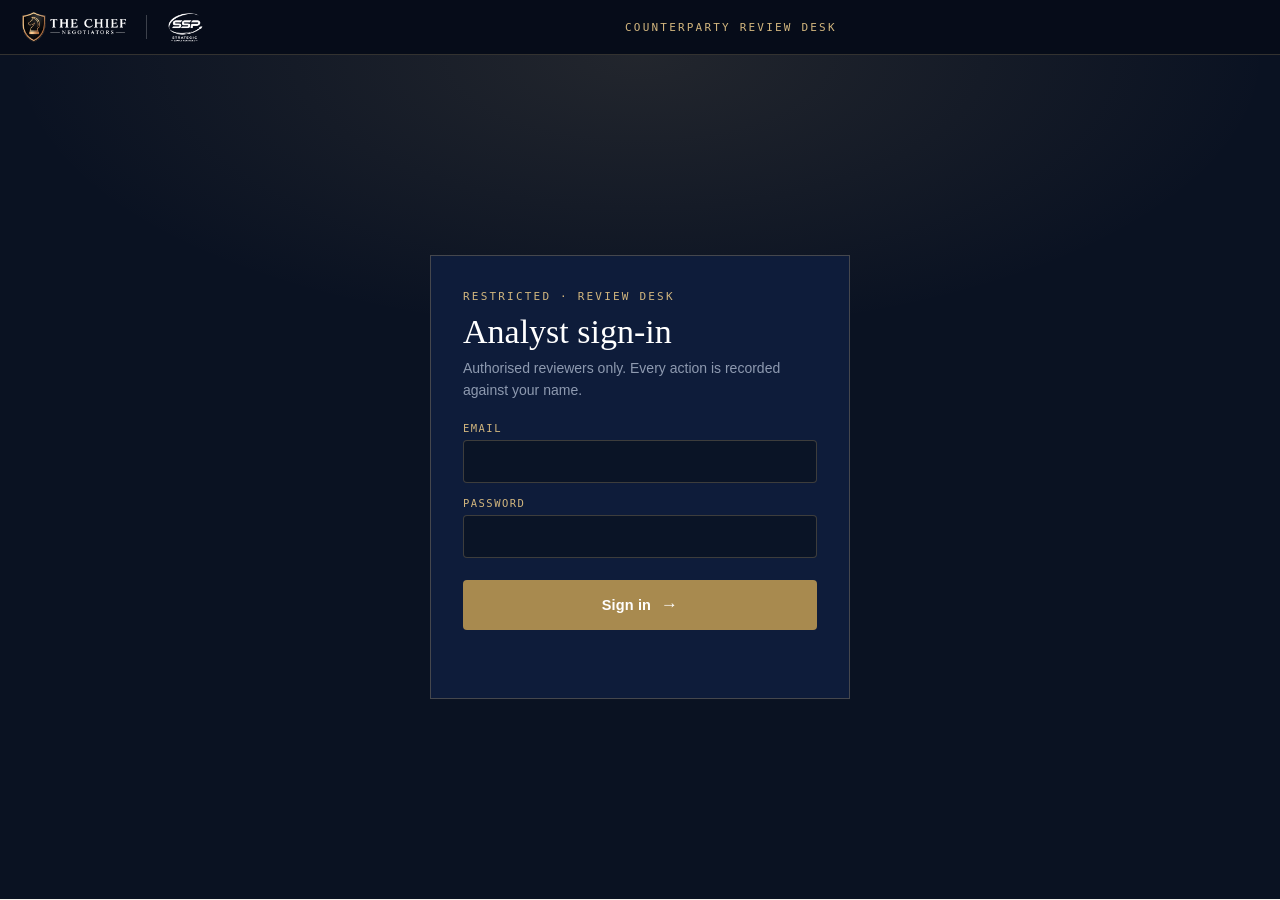
<file: review.html>
<!doctype html>
<html lang="en">
<head>
<meta charset="utf-8">
<meta name="viewport" content="width=device-width, initial-scale=1">
<title>Review Desk · The Chief Negotiators × Strategic Supply Partners</title>
<meta name="robots" content="noindex, nofollow, noarchive">
<meta name="referrer" content="no-referrer">
<meta http-equiv="Content-Security-Policy" content="default-src 'self'; script-src 'self'; style-src 'self' 'unsafe-inline' https://fonts.googleapis.com; font-src https://fonts.gstatic.com; img-src 'self' data:; connect-src https://stpkhpxhqzgruorrupaw.supabase.co wss://stpkhpxhqzgruorrupaw.supabase.co; form-action 'none'; base-uri 'self'">
<meta name="theme-color" content="#070D1A">
<link rel="icon" href="assets/brand/cn-mark.png">
<link rel="stylesheet" href="brand.css">
<link rel="stylesheet" href="review.css">
</head>
<body class="console">
<header class="cbar">
  <span class="lockup">
    <img class="cn" src="assets/brand/cn-white.png" alt="The Chief Negotiators" width="104" height="30">
    <span class="bar" aria-hidden="true"></span>
    <img class="ssp" src="assets/brand/ssp-white.png" alt="Strategic Supply Partners" width="36" height="30">
  </span>
  <span class="ttl">Counterparty review desk</span>
  <div class="me" id="who"></div>
</header>
<main id="app"></main>
<script src="assets/vendor/supabase-2.45.4.js"></script>
<script src="forms/common.js"></script>
<script src="forms/supplier.js"></script>
<script src="forms/buyer.js"></script>
<script src="forms/compute.js"></script>
<script src="review.js"></script>
</body>
</html>
</file>
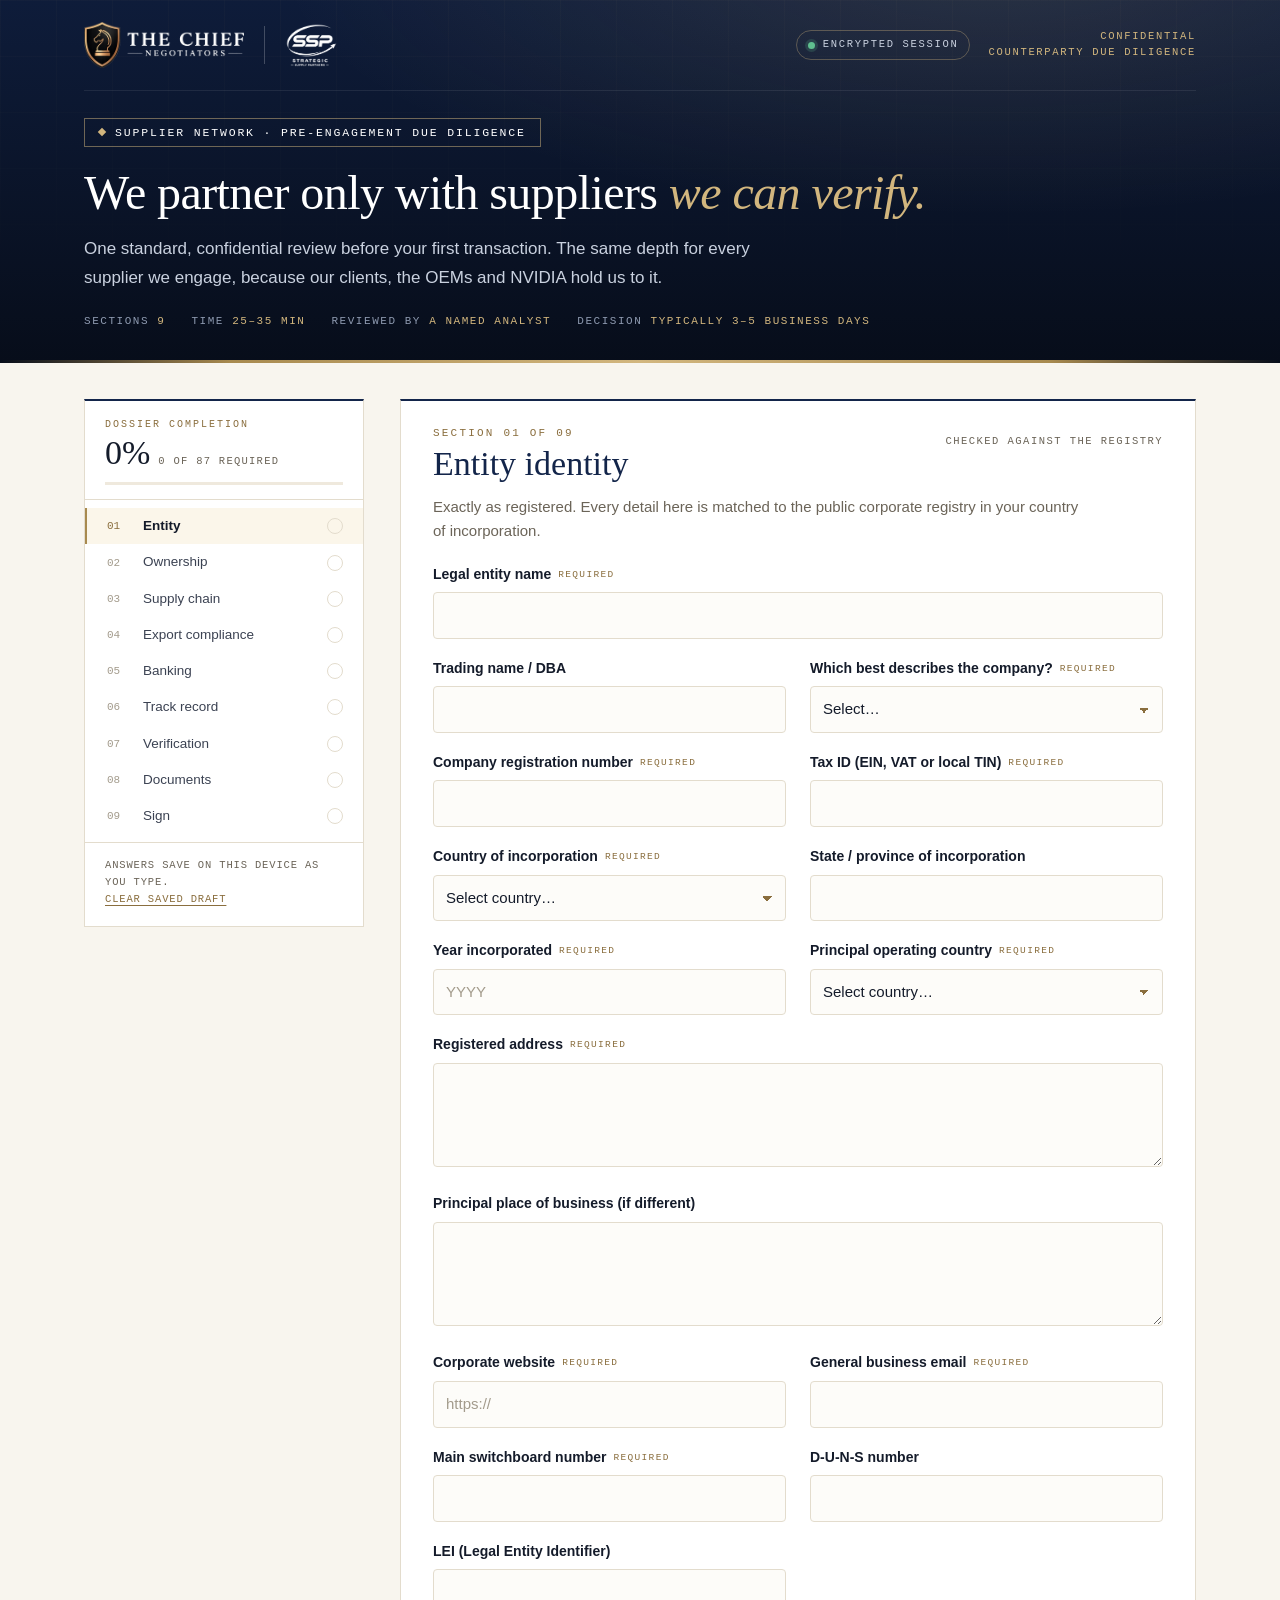
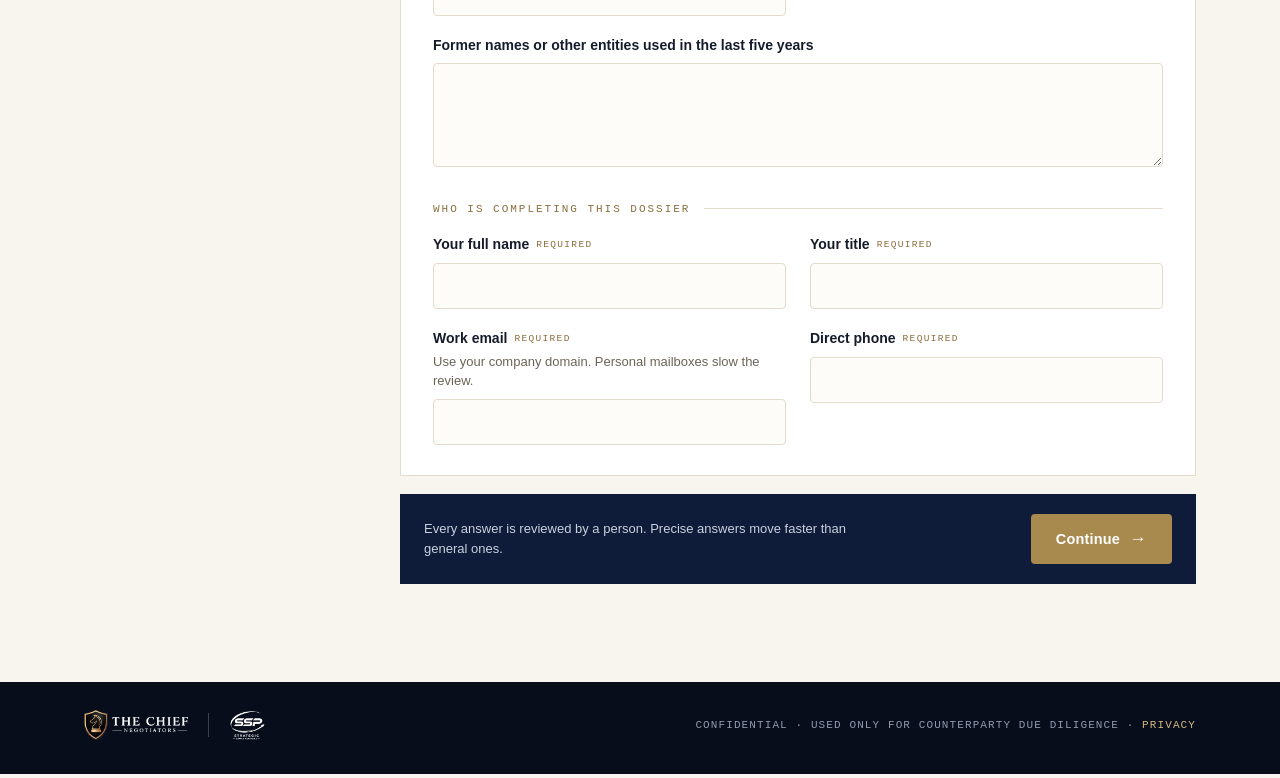
<file: supplier.html>
<!doctype html>
<html lang="en">
<head>
<meta charset="utf-8">
<meta name="viewport" content="width=device-width, initial-scale=1">
<title>Supplier Vetting · The Chief Negotiators × Strategic Supply Partners</title>
<meta name="description" content="Supplier Vetting dossier for The Chief Negotiators and Strategic Supply Partners network. Confidential and reviewed by a named analyst.">
<meta name="robots" content="noindex, nofollow">
<meta name="referrer" content="strict-origin-when-cross-origin">
<meta http-equiv="Content-Security-Policy" content="default-src 'self'; script-src 'self'; style-src 'self' 'unsafe-inline' https://fonts.googleapis.com; font-src https://fonts.gstatic.com; img-src 'self' data:; connect-src https://stpkhpxhqzgruorrupaw.supabase.co https://api.web3forms.com; form-action 'none'; base-uri 'self'">
<meta name="theme-color" content="#0E1C3A">
<link rel="icon" href="assets/brand/cn-mark.png">
<link rel="preconnect" href="https://fonts.googleapis.com">
<link rel="preconnect" href="https://fonts.gstatic.com" crossorigin>
<link rel="stylesheet" href="brand.css">
<link rel="stylesheet" href="vetting.css">
</head>
<body>
<header class="top">
  <div class="wrap">
    <div class="mast">
      <a class="lockup" href="./" aria-label="Back to the vetting portal">
        <img class="cn" src="assets/brand/cn-white.png" alt="The Chief Negotiators" width="160" height="46">
        <span class="bar" aria-hidden="true"></span>
        <img class="ssp" src="assets/brand/ssp-white.png" alt="Strategic Supply Partners" width="54" height="44">
      </a>
      <div class="mast-r"><span class="secure"><i></i>Encrypted session</span><span>Confidential<br>Counterparty due diligence</span></div>
    </div>
    <div class="hero slim">
      <span class="chip"><i></i>Supplier network · Pre-engagement due diligence</span>
      <h1>We partner only with suppliers <em>we can verify.</em></h1>
      <p class="lede">One standard, confidential review before your first transaction. The same depth for every supplier we engage, because our clients, the OEMs and NVIDIA hold us to it.</p>
      <div class="meta-row"><span>Sections <b>9</b></span><span>Time <b>25–35 min</b></span><span>Reviewed by <b>A named analyst</b></span><span>Decision <b>Typically 3–5 business days</b></span></div>
    </div>
  </div>
</header>
<main class="wrap">
  <noscript><p style="padding:24px;background:#fff;border:1px solid #E3DCCD;margin-top:24px">This dossier needs JavaScript. Please enable it, or email amanda@thechiefnegotiators.com for an alternative.</p></noscript>
  <div id="dossier"></div>
</main>
<footer class="foot">
  <div class="wrap">
    <span class="lockup"><img class="cn" src="assets/brand/cn-white.png" alt="The Chief Negotiators" width="104" height="30"><span class="bar"></span><img class="ssp" src="assets/brand/ssp-white.png" alt="Strategic Supply Partners" width="36" height="30"></span>
    <span>Confidential · Used only for counterparty due diligence · <a href="privacy.html">Privacy</a></span>
  </div>
</footer>
<script src="vetting.js"></script>
<script src="forms/common.js"></script>
<script src="forms/supplier.js"></script>
<script src="forms/boot.js" data-form="supplier"></script>
</body>
</html>
</file>
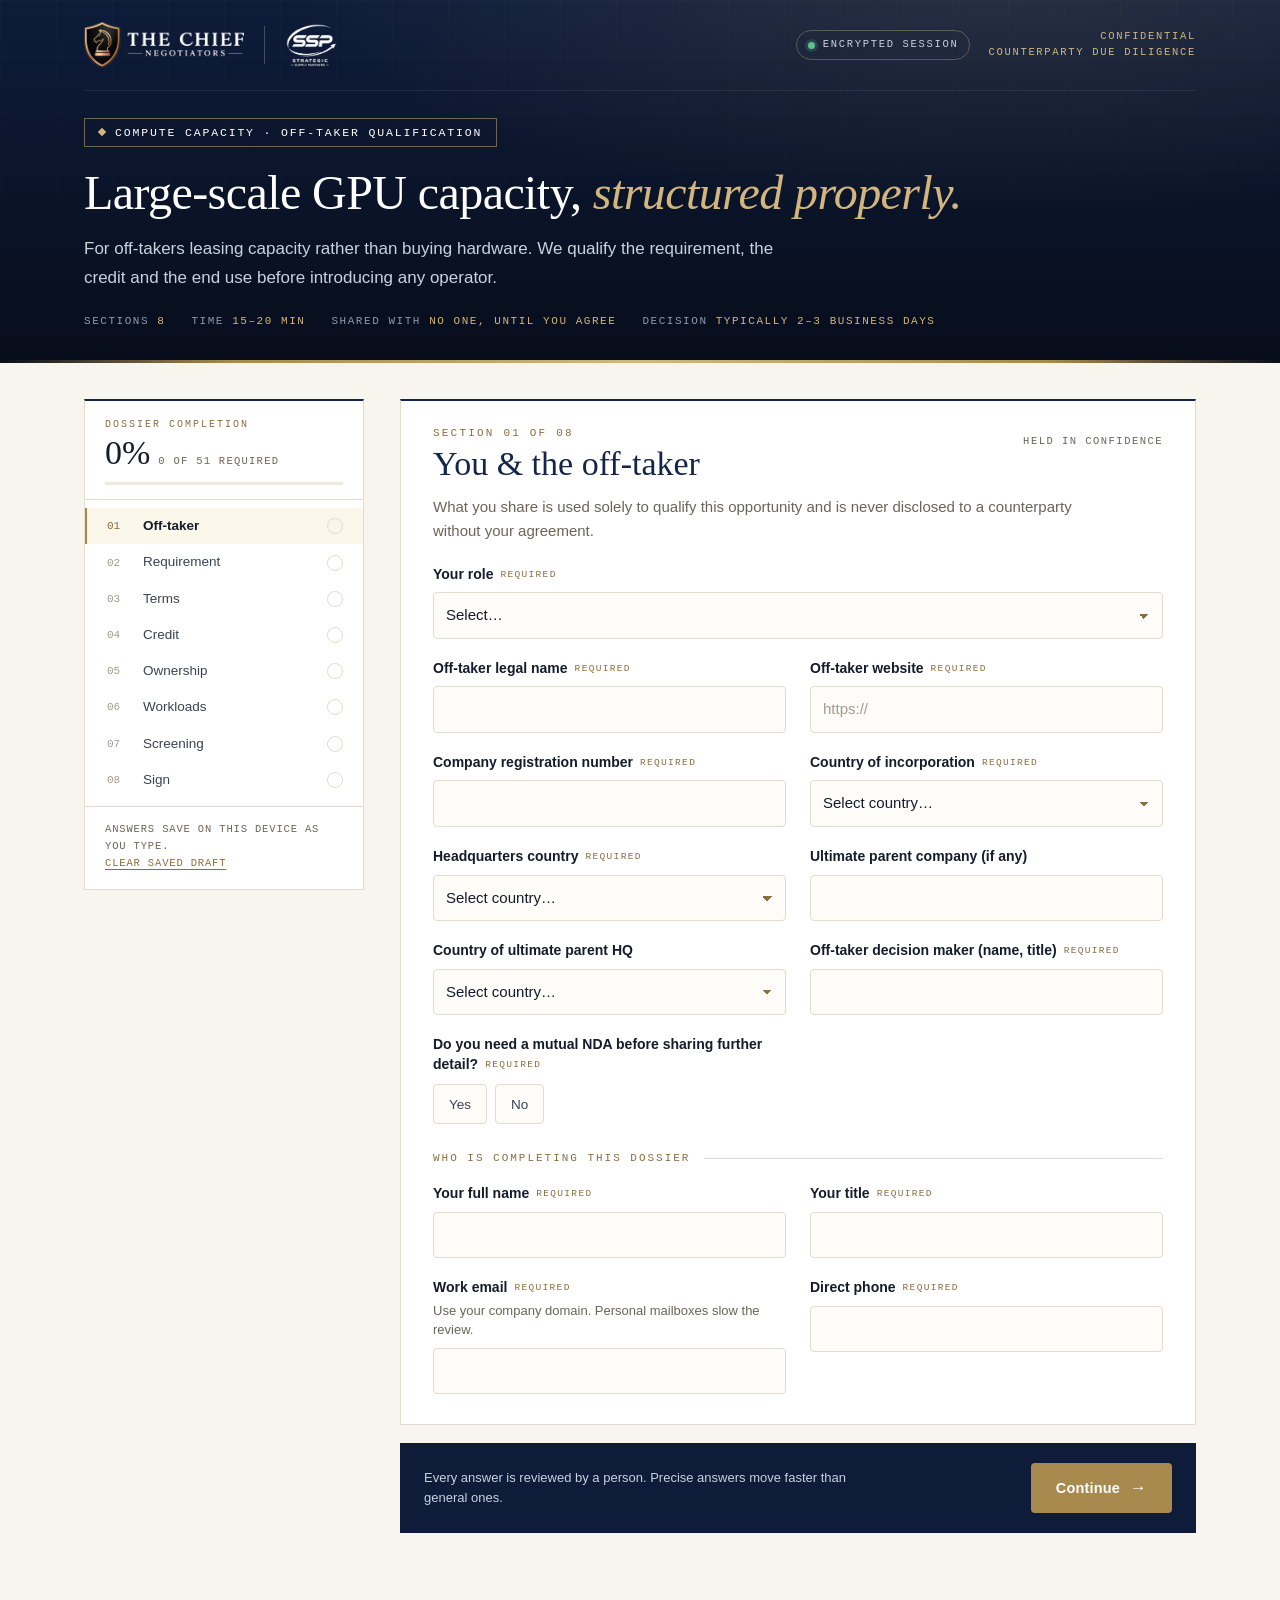
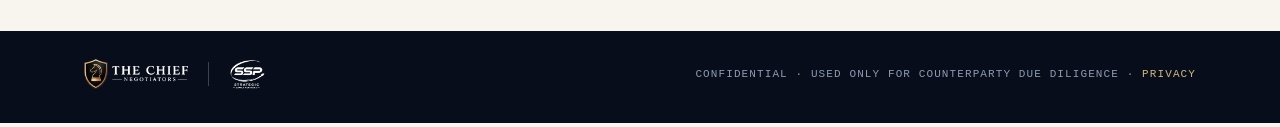
<file: tenant.html>
<!doctype html>
<html lang="en">
<head>
<meta charset="utf-8">
<meta name="viewport" content="width=device-width, initial-scale=1">
<title>Compute Capacity Qualification · The Chief Negotiators × Strategic Supply Partners</title>
<meta name="robots" content="noindex, nofollow">
<meta http-equiv="refresh" content="0; url=compute.html">
<link rel="canonical" href="compute.html">
<script src="forms/redirect.js" data-to="compute.html"></script>
</head>
<body style="font-family:Inter,Arial,sans-serif;background:#F8F5EE;padding:40px">
<p>This questionnaire has moved. <a href="compute.html">Continue to the Compute Capacity Qualification</a>.</p>
</body>
</html>
</file>
<file: brand.css>
/* ==========================================================================
   The Chief Negotiators × Strategic Supply Partners
   Vetting & Compliance — co-branded design system
   Navy + champagne gold. Cormorant Garamond for display, Inter for reading,
   IBM Plex Mono for the instrument layer (labels, references, telemetry).
   ========================================================================== */
@import url('https://fonts.googleapis.com/css2?family=Cormorant+Garamond:ital,wght@0,500;0,600;1,500&family=IBM+Plex+Mono:wght@400;500&family=Inter:wght@400;500;600&display=swap');

:root{
  --night:#070D1A;      /* deepest band */
  --navy:#0E1C3A;       /* masthead */
  --navy-2:#13254A;     /* section rule, selected state */
  --navy-3:#1C3260;
  --ink:#141B2A;        /* headings on paper */
  --body:#3B4252;       /* reading text */
  --mute:#6B6458;       /* captions */
  --faint:#A39B8C;
  --line:#E3DCCD;       /* hairline on paper */
  --line-2:#EFE9DD;
  --paper:#F8F5EE;      /* canvas */
  --card:#FFFFFF;
  --wash:#FBF6EA;       /* gold wash */
  --gold:#A88A4F;       /* brand gold */
  --gold-ink:#8A6E3E;   /* gold text on paper, AA */
  --gold-lt:#D2B67E;    /* gold on navy */
  --gold-glow:rgba(210,182,126,.18);
  --on-navy:#C9D1DF;
  --on-navy-mute:#8E9AB0;
  --err:#A3392B; --err-wash:#FBEDEA;
  --ok:#2F6B4F;  --ok-wash:#EAF3EE;
  --warn:#9A6A14; --warn-wash:#FBF3E2;
  --serif:'Cormorant Garamond',Georgia,'Times New Roman',serif;
  --sans:Inter,-apple-system,'Segoe UI',Helvetica,Arial,sans-serif;
  --mono:'IBM Plex Mono',ui-monospace,Menlo,Consolas,monospace;
  --ease:cubic-bezier(.22,.61,.36,1);
  --r:4px;
}
*,*::before,*::after{box-sizing:border-box}
html{-webkit-text-size-adjust:100%;font-variant-numeric:lining-nums}
html,body{margin:0;background:var(--paper);color:var(--body);font:16px/1.6 var(--sans);-webkit-font-smoothing:antialiased;text-rendering:optimizeLegibility}
img{max-width:100%;display:block}
a{color:var(--gold-ink)}
button{font:inherit}
::selection{background:var(--gold-lt);color:var(--night)}
.wrap{max-width:1160px;margin:0 auto;padding:0 24px}
.mono{font-family:var(--mono)}
.sr{position:absolute;width:1px;height:1px;overflow:hidden;clip:rect(0 0 0 0);white-space:nowrap}

/* ---------- Masthead ---------- */
.top{position:relative;background:radial-gradient(1200px 420px at 78% -10%,rgba(210,182,126,.14),transparent 60%),linear-gradient(180deg,var(--navy) 0%,var(--night) 100%);color:#fff;overflow:hidden;isolation:isolate}
.top::before{content:"";position:absolute;inset:0;z-index:-1;opacity:.5;background-image:linear-gradient(rgba(210,182,126,.06) 1px,transparent 1px),linear-gradient(90deg,rgba(210,182,126,.06) 1px,transparent 1px);background-size:56px 56px;mask-image:linear-gradient(180deg,#000 0%,transparent 85%);-webkit-mask-image:linear-gradient(180deg,#000 0%,transparent 85%)}
.top::after{content:"";position:absolute;left:0;right:0;bottom:0;height:3px;background:linear-gradient(90deg,transparent,var(--gold) 18%,var(--gold-lt) 50%,var(--gold) 82%,transparent)}
.mast{display:flex;align-items:center;justify-content:space-between;gap:20px;padding:22px 0}
.lockup{display:flex;align-items:center;gap:20px;text-decoration:none}
.lockup .cn{height:46px;width:auto}
.lockup .ssp{height:44px;width:auto}
.lockup .x{font:500 12px var(--mono);color:var(--gold-lt);letter-spacing:.1em;opacity:.8}
.lockup .bar{width:1px;height:38px;background:rgba(255,255,255,.22)}
.mast-r{display:flex;align-items:center;gap:18px;font:500 10.5px/1.5 var(--mono);letter-spacing:.16em;text-transform:uppercase;color:var(--gold-lt);text-align:right}
.secure{display:inline-flex;align-items:center;gap:8px;border:1px solid rgba(210,182,126,.35);padding:6px 11px;border-radius:999px;color:var(--on-navy);white-space:nowrap}
.secure i{width:7px;height:7px;border-radius:50%;background:#5FBF8F;box-shadow:0 0 0 3px rgba(95,191,143,.18);animation:pulse 2.4s infinite}
@keyframes pulse{0%,100%{box-shadow:0 0 0 3px rgba(95,191,143,.18)}50%{box-shadow:0 0 0 6px rgba(95,191,143,.04)}}

.hero{padding:34px 0 46px;border-top:1px solid rgba(255,255,255,.08)}
.chip{display:inline-flex;align-items:center;gap:10px;border:1px solid rgba(210,182,126,.5);padding:7px 14px;font:500 11.5px var(--mono);letter-spacing:.16em;text-transform:uppercase;color:#fff}
.chip i{width:6px;height:6px;background:var(--gold-lt);transform:rotate(45deg);display:inline-block}
.hero h1{font:500 58px/1.02 var(--serif);margin:22px 0 0;color:#fff;letter-spacing:-.012em;text-wrap:balance;max-width:880px}
.hero h1 em{color:var(--gold-lt);font-style:italic}
.lede{max-width:700px;margin:18px 0 0;color:var(--on-navy);font-size:17px;line-height:1.7;text-wrap:pretty}
.stats{display:grid;grid-template-columns:repeat(4,minmax(0,1fr));margin-top:34px;border-top:1px solid rgba(255,255,255,.14)}
.stats>div{padding:18px 18px 0 0}
.stats>div+div{padding-left:18px;border-left:1px solid rgba(255,255,255,.14)}
.stats b{display:block;font:500 36px/1 var(--serif);color:#fff}
.stats b small{font-size:18px;color:var(--gold-lt);margin-left:3px}
.stats span{display:block;margin-top:9px;font:500 10.5px var(--mono);letter-spacing:.14em;text-transform:uppercase;color:var(--on-navy-mute)}

/* ---------- Kickers / headings on paper ---------- */
.kick{font:500 11px var(--mono);letter-spacing:.2em;text-transform:uppercase;color:var(--gold-ink)}
.h2{font:500 40px/1.08 var(--serif);color:var(--ink);margin:10px 0 0;letter-spacing:-.01em;text-wrap:balance}
.h2 em{color:var(--gold-ink);font-style:italic}
.rule{height:1px;background:var(--line)}

/* ---------- Buttons ---------- */
.btn{display:inline-flex;align-items:center;justify-content:center;gap:10px;min-height:50px;padding:0 24px;border-radius:var(--r);border:1px solid transparent;font:600 14.5px var(--sans);letter-spacing:.01em;cursor:pointer;text-decoration:none;transition:background .18s var(--ease),border-color .18s var(--ease),color .18s var(--ease),transform .18s var(--ease)}
.btn-gold{background:var(--gold);color:#fff}
.btn-gold:hover{background:#957843}
.btn-navy{background:var(--navy-2);color:#fff}
.btn-navy:hover{background:var(--navy)}
.btn-ghost{background:transparent;color:var(--ink);border-color:var(--line)}
.btn-ghost:hover{border-color:var(--gold);color:var(--gold-ink)}
.btn-line{background:transparent;color:#fff;border-color:rgba(210,182,126,.5)}
.btn-line:hover{border-color:var(--gold-lt);color:var(--gold-lt)}
.btn[disabled]{opacity:.55;cursor:not-allowed}
.btn .arr{font-size:17px;transition:transform .18s var(--ease)}
.btn:hover .arr{transform:translateX(3px)}

/* ---------- Footer ---------- */
.foot{margin-top:64px;background:var(--night);color:var(--on-navy-mute);font:500 11px/1.7 var(--mono);letter-spacing:.1em;text-transform:uppercase}
.foot .wrap{display:flex;flex-wrap:wrap;justify-content:space-between;align-items:center;gap:18px;padding-top:28px;padding-bottom:34px}
.foot .lockup .cn{height:30px}.foot .lockup .ssp{height:30px}.foot .lockup .bar{height:24px}
.foot a{color:var(--gold-lt);text-decoration:none}

@media (max-width:860px){
  .wrap{padding:0 16px}
  .mast{flex-direction:column;align-items:flex-start}
  .mast-r{text-align:left;flex-wrap:wrap}
  .lockup .cn{height:36px}.lockup .ssp{height:34px}
  .hero h1{font-size:40px}
  .stats{grid-template-columns:repeat(2,minmax(0,1fr))}
  .stats>div:nth-child(3){padding-left:0;border-left:0}
  .stats>div:nth-child(n+3){border-top:1px solid rgba(255,255,255,.14);margin-top:14px}
  .h2{font-size:32px}
}
@media print{
  .top::before,.secure,.foot{display:none}
  body{background:#fff}
}
</file>
<file: vetting.css>
/* Dossier form layout. Loaded after brand.css on every vetting form. */
.hero.slim{padding:26px 0 36px}
.hero.slim h1{font-size:48px}
.meta-row{display:flex;flex-wrap:wrap;gap:10px 26px;margin-top:22px;font:500 11px var(--mono);letter-spacing:.14em;text-transform:uppercase;color:var(--on-navy-mute)}
.meta-row b{color:var(--gold-lt);font-weight:500}

.shell{display:grid;grid-template-columns:280px minmax(0,1fr);gap:36px;align-items:start;margin-top:36px}
.shell>*{min-width:0}

/* Left rail: step index with live completion */
.rail{position:sticky;top:20px;background:var(--card);border:1px solid var(--line);border-top:2px solid var(--navy-2)}
.rail-h{padding:18px 20px 14px;border-bottom:1px solid var(--line)}
.rail-h .kick{font-size:10px}
.rail-h .pct{display:flex;align-items:baseline;gap:8px;margin-top:6px}
.rail-h .pct b{font:500 34px/1 var(--serif);color:var(--ink)}
.rail-h .pct span{font:500 10.5px var(--mono);letter-spacing:.12em;text-transform:uppercase;color:var(--mute)}
.meter{height:3px;background:var(--line-2);margin-top:12px;position:relative;overflow:hidden}
.meter i{position:absolute;left:0;top:0;bottom:0;background:linear-gradient(90deg,var(--gold),var(--gold-lt));transition:width .4s var(--ease)}
.rail ol{list-style:none;margin:0;padding:8px 0}
.rail li button{all:unset;box-sizing:border-box;display:grid;grid-template-columns:28px minmax(0,1fr) auto;gap:8px;align-items:center;width:100%;padding:9px 20px;cursor:pointer;font:500 13.5px/1.35 var(--sans);color:var(--body);border-left:2px solid transparent;transition:background .15s,border-color .15s}
.rail li button:hover{background:var(--wash)}
.rail li button:focus-visible{outline:2px solid var(--gold);outline-offset:-2px}
.rail li .n{font:500 11px var(--mono);color:var(--faint)}
.rail li .st{width:16px;height:16px;border-radius:50%;border:1px solid var(--line);display:grid;place-items:center;font-size:10px;color:#fff}
.rail li.done .st{background:var(--ok);border-color:var(--ok)}
.rail li.part .st{border-color:var(--gold);background:conic-gradient(var(--gold) var(--p,0%),transparent 0)}
.rail li.on button{background:var(--wash);border-left-color:var(--gold);color:var(--ink);font-weight:600}
.rail li.on .n{color:var(--gold-ink)}
.rail-f{padding:14px 20px 18px;border-top:1px solid var(--line);font:500 10.5px/1.6 var(--mono);letter-spacing:.08em;text-transform:uppercase;color:var(--mute)}
.rail-f button{all:unset;cursor:pointer;color:var(--gold-ink);text-decoration:underline;text-underline-offset:3px}

/* Section card */
.sec{background:var(--card);border:1px solid var(--line);border-top:2px solid var(--navy-2)}
.sec-h{padding:26px 32px 4px;display:flex;justify-content:space-between;align-items:flex-start;gap:20px}
.sec-h h2{margin:6px 0 0;font:500 34px/1.1 var(--serif);color:var(--navy-2)}
.sec-h h2 small{font:500 24px var(--serif);color:var(--gold);margin-right:12px}
.sec-h .tag{font:500 10.5px var(--mono);letter-spacing:.14em;text-transform:uppercase;color:var(--mute);white-space:nowrap;padding-top:8px}
.sec-intro{padding:8px 32px 0;margin:0;color:var(--mute);font-size:15px;max-width:720px}
.why{margin:16px 32px 0;padding:12px 16px;background:var(--wash);border-left:2px solid var(--gold);font-size:13.5px;line-height:1.55;color:var(--body)}
.why b{font:500 10.5px var(--mono);letter-spacing:.14em;text-transform:uppercase;color:var(--gold-ink);display:block;margin-bottom:3px}
.fields{display:grid;grid-template-columns:repeat(2,minmax(0,1fr));gap:20px 24px;padding:22px 32px 30px}
.f{min-width:0}
.f.full,.f.wide{grid-column:1/-1}
.f[hidden]{display:none}
.l{display:block;font:600 14px/1.4 var(--sans);color:var(--ink)}
.req{color:var(--gold-ink);font:500 9.5px var(--mono);letter-spacing:.14em;margin-left:7px;vertical-align:2px}
.hint{display:block;margin-top:3px;font-size:13px;line-height:1.5;color:var(--mute)}
.qn{font:500 12px var(--mono);color:var(--gold-ink);margin-right:8px}
input[type=text],input[type=email],input[type=tel],input[type=url],input[type=number],input[type=date],select,textarea{width:100%;margin-top:8px;border:1px solid var(--line);background:#FDFCF9;color:var(--ink);font:15px/1.5 var(--sans);padding:11px 12px;border-radius:var(--r);outline:none;transition:border-color .15s,box-shadow .15s,background .15s;appearance:none;-webkit-appearance:none}
select{background-image:linear-gradient(45deg,transparent 50%,var(--gold-ink) 50%),linear-gradient(135deg,var(--gold-ink) 50%,transparent 50%);background-position:calc(100% - 18px) 52%,calc(100% - 13px) 52%;background-size:5px 5px;background-repeat:no-repeat;padding-right:36px}
textarea{min-height:104px;resize:vertical}
input:focus,select:focus,textarea:focus{border-color:var(--gold);box-shadow:0 0 0 3px rgba(168,138,79,.16);background:#fff}
input::placeholder,textarea::placeholder{color:var(--faint)}
.bad input,.bad select,.bad textarea{border-color:var(--err);background:var(--err-wash)}
.bad .seg span,.bad .pill span{border-color:var(--err)}
.err-t{display:none;margin-top:6px;font:500 12px var(--sans);color:var(--err)}
.bad .err-t{display:block}

/* Segmented radio + multi pills */
.seg,.pills{display:flex;flex-wrap:wrap;gap:8px;margin-top:10px}
.seg label,.pills label{position:relative}
.seg input,.pills input{position:absolute;opacity:0;pointer-events:none}
.seg span,.pills span{display:inline-flex;align-items:center;gap:8px;min-height:40px;padding:0 15px;border:1px solid var(--line);border-radius:var(--r);background:#FDFCF9;font:500 13.5px var(--sans);color:var(--body);cursor:pointer;transition:all .15s;user-select:none}
.seg span:hover,.pills span:hover{border-color:var(--gold)}
.seg input:checked+span{border-color:var(--navy-2);background:var(--navy-2);color:#fff}
.pills input:checked+span{border-color:var(--gold);background:var(--wash);color:var(--ink)}
.pills input:checked+span::before{content:"✓";font-size:12px;color:var(--gold-ink)}
.seg input:focus-visible+span,.pills input:focus-visible+span{outline:2px solid var(--gold);outline-offset:2px}

/* Screening question (yes/no where No is expected) */
.screen{display:grid;grid-template-columns:minmax(0,1fr) auto;gap:10px 24px;align-items:center;padding:16px 0;border-top:1px solid var(--line-2)}
.screen:first-child{border-top:0}
.screen .seg{margin-top:0}
.screen.flagged{background:var(--err-wash);margin:0 -32px;padding:16px 32px;border-top-color:transparent}
.screen .flag-t{grid-column:1/-1;font-size:13px;color:var(--err);display:none}
.screen.flagged .flag-t{display:block}

/* Notes / subheads inside a section */
.note{grid-column:1/-1;margin:0;padding:12px 16px;background:var(--paper);border:1px solid var(--line-2);font-size:13.5px;line-height:1.6;color:var(--body)}
.sub{grid-column:1/-1;display:flex;align-items:center;gap:14px;margin-top:8px;font:500 11px var(--mono);letter-spacing:.18em;text-transform:uppercase;color:var(--gold-ink)}
.sub::after{content:"";flex:1;height:1px;background:var(--line)}

/* Repeater (owners, directors, references, phases) */
.rep{grid-column:1/-1}
.rep-row{position:relative;border:1px solid var(--line);background:#FDFCF9;padding:16px 18px 18px;margin-top:12px}
.rep-row .rep-n{font:500 10.5px var(--mono);letter-spacing:.14em;text-transform:uppercase;color:var(--gold-ink)}
.rep-row .rep-x{position:absolute;top:10px;right:10px;all:unset;cursor:pointer;font:500 10.5px var(--mono);letter-spacing:.12em;text-transform:uppercase;color:var(--mute);padding:4px 6px}
.rep-row .rep-x:hover{color:var(--err)}
.rep-g{display:grid;grid-template-columns:repeat(3,minmax(0,1fr));gap:12px 16px;margin-top:6px}
.rep-g .l{font-size:12.5px}
.rep-add{margin-top:12px;all:unset;cursor:pointer;display:inline-flex;align-items:center;gap:8px;font:600 13px var(--sans);color:var(--gold-ink);border:1px dashed var(--gold);padding:9px 14px;border-radius:var(--r)}
.rep-add:hover{background:var(--wash)}

/* Document checklist */
.docs{grid-column:1/-1;border:1px solid var(--line)}
.doc{display:grid;grid-template-columns:minmax(0,1fr) auto;gap:10px 20px;align-items:center;padding:14px 18px;border-top:1px solid var(--line-2)}
.doc:first-child{border-top:0}
.doc .seg{margin-top:0;justify-content:flex-end}
.doc .seg span{min-height:32px;padding:0 10px;font-size:12px}
.doc .up{grid-column:1/-1;display:flex;flex-wrap:wrap;align-items:center;gap:10px;font-size:12.5px;color:var(--mute)}
.doc .up label{cursor:pointer;display:inline-flex;align-items:center;gap:6px;font:600 12px var(--sans);color:var(--gold-ink);border:1px solid var(--line);padding:6px 10px;border-radius:var(--r);background:#fff}
.doc .up label:hover{border-color:var(--gold)}
.doc .up input{position:absolute;opacity:0;width:1px;height:1px}
.doc .file{display:inline-flex;align-items:center;gap:6px;background:var(--wash);border:1px solid var(--line);padding:4px 8px;font:500 11.5px var(--mono);color:var(--ink)}
.doc .file button{all:unset;cursor:pointer;color:var(--mute)}
.doc .file button:hover{color:var(--err)}

/* Agreement + signature */
.agree{grid-column:1/-1;display:flex;gap:12px;align-items:flex-start;padding:14px 16px;border:1px solid var(--line);background:#FDFCF9;cursor:pointer}
.agree input{margin-top:3px;width:18px;height:18px;accent-color:var(--navy-2);flex:none}
.agree span{font-size:14px;line-height:1.6;color:var(--body)}
.sig{font:italic 500 28px var(--serif)!important;color:var(--navy-2)!important;letter-spacing:.01em}

/* Readiness check on the last step */
.ready{margin:0 32px;border:1px solid var(--line);background:var(--paper)}
.ready-h{display:flex;justify-content:space-between;align-items:center;padding:14px 18px;border-bottom:1px solid var(--line);font:500 11px var(--mono);letter-spacing:.14em;text-transform:uppercase;color:var(--mute)}
.ready ul{list-style:none;margin:0;padding:6px 0}
.ready li{display:flex;justify-content:space-between;gap:16px;padding:8px 18px;font-size:13.5px}
.ready li button{all:unset;cursor:pointer;color:var(--gold-ink);font-weight:600}
.ready .okk{color:var(--ok);font-weight:600}

/* Step nav */
.nav{display:flex;align-items:center;justify-content:space-between;gap:16px;margin-top:18px;padding:20px 24px;background:var(--navy);color:var(--on-navy)}
.nav p{margin:0;font-size:13px;max-width:460px;line-height:1.55}
.nav .btns{display:flex;gap:10px}
.msg{min-height:22px;margin:12px 0 0;color:var(--err);font-size:14px}
.saved{font:500 10.5px var(--mono);letter-spacing:.1em;color:var(--mute);text-transform:uppercase}
.hp{position:absolute;left:-9999px;width:1px;height:1px;overflow:hidden}

/* Confirmation */
.done{background:var(--card);border:1px solid var(--line);border-top:2px solid var(--gold);padding:40px 40px 36px}
.done h2{margin:10px 0 0;font:500 44px/1.08 var(--serif);color:var(--navy-2)}
.done .ref{display:inline-flex;gap:12px;align-items:center;margin-top:22px;padding:10px 16px;border:1px solid var(--line);background:var(--paper);font:500 13px var(--mono);letter-spacing:.12em;color:var(--ink)}
.done .next{margin-top:26px}
.done .next div{display:flex;gap:20px;padding:15px 0;border-top:1px solid var(--line)}
.done .next b{font:500 24px var(--serif);color:var(--gold);min-width:34px}
.uplog{margin-top:18px;font:500 12px/1.7 var(--mono);color:var(--mute)}

@media (max-width:980px){
  .shell{grid-template-columns:1fr;gap:18px}
  .rail{position:relative;top:0}
  .rail ol{display:flex;overflow-x:auto;padding:0;border-top:0;scrollbar-width:none}
  .rail ol::-webkit-scrollbar{display:none}
  .rail li button{grid-template-columns:auto auto;white-space:nowrap;padding:12px 14px;border-left:0;border-bottom:2px solid transparent}
  .rail li .st{display:none}
  .rail li.on button{border-bottom-color:var(--gold)}
  .rail-f{display:none}
}
@media (max-width:720px){
  input[type=text],input[type=email],input[type=tel],input[type=url],input[type=number],input[type=date],select,textarea{font-size:16px}
  .hero.slim h1{font-size:36px}
  .fields{grid-template-columns:1fr;padding:18px 18px 24px}
  .sec-h{padding:22px 18px 4px;flex-direction:column;gap:2px}
  .sec-h h2{font-size:28px}
  .sec-intro{padding:8px 18px 0}
  .why{margin:14px 18px 0}
  .rep-g{grid-template-columns:1fr}
  .screen{grid-template-columns:1fr}
  .screen.flagged{margin:0 -18px;padding:16px 18px}
  .doc{grid-template-columns:1fr}.doc .seg{justify-content:flex-start}
  .ready{margin:0 18px}
  .nav{flex-direction:column;align-items:stretch;padding:18px}
  .nav .btns{flex-direction:column-reverse}
  .nav .btn{width:100%}
  .done{padding:28px 20px}
  .done h2{font-size:34px}
}
</file>
<file: review.css>
/* Analyst console. Dark instrument chrome, paper dossier. */
body.console{background:#0A1222;color:var(--on-navy)}
.cbar{position:sticky;top:0;z-index:20;display:flex;align-items:center;justify-content:space-between;gap:18px;padding:12px 22px;background:rgba(7,13,26,.92);backdrop-filter:blur(10px);border-bottom:1px solid rgba(210,182,126,.22)}
.cbar .lockup .cn{height:30px}.cbar .lockup .ssp{height:30px}.cbar .lockup .bar{height:24px}
.cbar .ttl{font:500 11px var(--mono);letter-spacing:.2em;text-transform:uppercase;color:var(--gold-lt)}
.cbar .me{display:flex;align-items:center;gap:14px;font:500 11px var(--mono);letter-spacing:.08em;color:var(--on-navy-mute)}
.cbar .me b{color:#fff;font-weight:500}
.role{border:1px solid rgba(210,182,126,.45);color:var(--gold-lt);padding:3px 8px;text-transform:uppercase;letter-spacing:.14em;font-size:10px}
.lnk{all:unset;cursor:pointer;color:var(--gold-lt);font:500 11px var(--mono);letter-spacing:.1em;text-transform:uppercase}
.lnk:hover{color:#fff}

/* sign in */
.gate{min-height:calc(100vh - 56px);display:grid;place-items:center;padding:40px 16px;background:radial-gradient(900px 400px at 50% 0%,rgba(210,182,126,.12),transparent 70%)}
.gate form{width:100%;max-width:420px;background:var(--navy);border:1px solid rgba(210,182,126,.28);padding:34px 32px}
.gate h1{font:500 34px/1.1 var(--serif);color:#fff;margin:10px 0 6px}
.gate p{margin:0 0 20px;font-size:14px;color:var(--on-navy-mute)}
.gate label{display:block;margin-top:14px;font:500 10.5px var(--mono);letter-spacing:.14em;text-transform:uppercase;color:var(--gold-lt)}
.gate input{width:100%;margin-top:6px;background:#0A1426;border:1px solid rgba(210,182,126,.25);color:#fff;font:15px var(--sans);padding:12px;border-radius:var(--r);outline:none}
.gate input:focus{border-color:var(--gold-lt)}
.gate .btn{width:100%;margin-top:22px}
.gate .err{margin-top:14px;color:#F0A496;font-size:13.5px;min-height:20px}

/* layout */
.cgrid{display:grid;grid-template-columns:400px minmax(0,1fr);min-height:calc(100vh - 56px)}
.queue{border-right:1px solid rgba(210,182,126,.16);background:#0B1528;display:flex;flex-direction:column;max-height:calc(100vh - 56px);position:sticky;top:56px}
.kpis{display:grid;grid-template-columns:repeat(4,1fr);border-bottom:1px solid rgba(210,182,126,.16)}
.kpis div{padding:14px 12px;border-right:1px solid rgba(210,182,126,.1)}
.kpis div:last-child{border-right:0}
.kpis b{display:block;font:500 26px/1 var(--serif);color:#fff}
.kpis span{display:block;margin-top:6px;font:500 9.5px var(--mono);letter-spacing:.12em;text-transform:uppercase;color:var(--on-navy-mute)}
.qtools{padding:12px 14px;border-bottom:1px solid rgba(210,182,126,.16);display:grid;gap:10px}
.qtools input,.qtools select{width:100%;background:#0A1426;border:1px solid rgba(210,182,126,.22);color:#fff;font:13.5px var(--sans);padding:9px 10px;border-radius:var(--r);outline:none}
.tabs{display:flex;gap:4px;flex-wrap:wrap}
.tabs button{all:unset;cursor:pointer;font:500 10.5px var(--mono);letter-spacing:.1em;text-transform:uppercase;color:var(--on-navy-mute);padding:6px 9px;border:1px solid transparent}
.tabs button.on{color:var(--gold-lt);border-color:rgba(210,182,126,.45)}
.qlist{overflow-y:auto;flex:1}
.qi{all:unset;box-sizing:border-box;display:grid;grid-template-columns:44px minmax(0,1fr) auto;gap:12px;align-items:center;width:100%;padding:13px 14px;border-bottom:1px solid rgba(210,182,126,.08);cursor:pointer}
.qi:hover{background:rgba(210,182,126,.05)}
.qi.on{background:rgba(210,182,126,.1);box-shadow:inset 2px 0 0 var(--gold-lt)}
.qi .nm{font:600 14px/1.3 var(--sans);color:#fff;white-space:nowrap;overflow:hidden;text-overflow:ellipsis}
.qi .sb{font:500 10.5px var(--mono);letter-spacing:.06em;color:var(--on-navy-mute);margin-top:3px;white-space:nowrap;overflow:hidden;text-overflow:ellipsis}
.qi .rt{text-align:right;font:500 10px var(--mono);letter-spacing:.08em;text-transform:uppercase;color:var(--on-navy-mute)}
.gchip{width:40px;height:40px;display:grid;place-items:center;font:500 22px var(--serif);border:1.5px solid currentColor}
.gA{color:#6FCF97}.gB{color:#A8D17A}.gC{color:#E8B95A}.gD{color:#F0905A}.gF{color:#F07A6A}
.st{display:inline-block;padding:2px 7px;border:1px solid currentColor;font:500 9.5px var(--mono);letter-spacing:.12em;text-transform:uppercase}
.st-new{color:#8FB4FF}.st-in_review{color:var(--gold-lt)}.st-info_requested{color:#C9A0FF}.st-on_hold{color:#E8B95A}.st-awaiting_second{color:#F0C36A}.st-approved{color:#6FCF97}.st-conditional{color:#A8D17A}.st-declined{color:#F07A6A}
.qempty{padding:30px 18px;color:var(--on-navy-mute);font-size:14px}

/* dossier */
.pane{padding:26px 30px 60px;min-width:0}
.blank{display:grid;place-items:center;min-height:60vh;color:var(--on-navy-mute);font:500 12px var(--mono);letter-spacing:.14em;text-transform:uppercase}
.dhead{display:grid;grid-template-columns:auto minmax(0,1fr) auto;gap:24px;align-items:center;background:var(--navy);border:1px solid rgba(210,182,126,.22);padding:24px 26px;position:relative;overflow:hidden}
.dhead::after{content:"";position:absolute;left:0;right:0;bottom:0;height:2px;background:linear-gradient(90deg,var(--gold),var(--gold-lt),transparent)}
.dial{--c:#6FCF97;width:116px;height:116px;border-radius:50%;display:grid;place-items:center;background:conic-gradient(var(--c) calc(var(--s)*1%),rgba(255,255,255,.07) 0);position:relative}
.dial::before{content:"";position:absolute;inset:8px;border-radius:50%;background:var(--navy)}
.dial div{position:relative;text-align:center}
.dial b{display:block;font:500 50px/1 var(--serif);color:var(--c)}
.dial span{font:500 10.5px var(--mono);letter-spacing:.1em;color:var(--on-navy-mute)}
.dhead h1{margin:6px 0 0;font:500 34px/1.1 var(--serif);color:#fff;overflow-wrap:anywhere}
.dhead .verdict{margin-top:8px;font-size:15px;color:#fff}
.dhead .sub{margin-top:8px;font:500 11px/1.6 var(--mono);letter-spacing:.08em;color:var(--on-navy-mute)}
.dhead .acts{display:flex;flex-direction:column;gap:8px;align-items:flex-end}
.btn-sm{min-height:36px;padding:0 14px;font-size:13px}

.cards{display:grid;grid-template-columns:minmax(0,1fr) minmax(0,1fr);gap:18px;margin-top:18px}
.card{background:var(--card);color:var(--body);border:1px solid var(--line);border-top:2px solid var(--navy-2);min-width:0}
.card.full{grid-column:1/-1}
.card.alert{border-top-color:var(--err)}
.card-h{display:flex;justify-content:space-between;align-items:center;gap:12px;padding:16px 20px 10px}
.card-h h2{margin:0;font:500 24px var(--serif);color:var(--navy-2)}
.card-h span{font:500 10.5px var(--mono);letter-spacing:.12em;text-transform:uppercase;color:var(--mute)}
.card-b{padding:4px 20px 20px}

/* gates */
.gates{list-style:none;margin:0;padding:0}
.gates li{display:flex;gap:12px;align-items:flex-start;padding:10px 0;border-top:1px solid var(--line-2);font-size:14px}
.gates li:first-child{border-top:0}
.gates i{flex:none;width:20px;height:20px;border-radius:50%;display:grid;place-items:center;font-style:normal;font-size:12px;color:#fff;margin-top:1px}
.gates .ok i{background:var(--ok)}.gates .no i{background:var(--err)}.gates .na i{background:var(--faint)}
.decide textarea{width:100%;min-height:74px;margin-top:6px;border:1px solid var(--line);border-radius:var(--r);padding:10px;font:14px/1.5 var(--sans);background:#FDFCF9;resize:vertical}
.decide label{display:block;margin-top:12px;font:600 13px var(--sans);color:var(--ink)}
.decide .row{display:flex;flex-wrap:wrap;gap:8px;margin-top:14px}
.btn-ok{background:var(--ok);color:#fff}.btn-ok:hover{background:#245640}
.btn-bad{background:var(--err);color:#fff}.btn-bad:hover{background:#862E22}
.btn-warn{background:var(--warn);color:#fff}
.cmsg{margin-top:10px;font-size:13.5px;min-height:18px}
.cmsg.e{color:var(--err)}.cmsg.s{color:var(--ok)}

/* blockers & findings */
.blk{border:1px solid #F0C9C2;background:var(--err-wash);padding:12px 14px;margin-top:10px}
.blk p{margin:0;color:#6E2318;font-size:14px;font-weight:500}
.blk.cleared{background:var(--ok-wash);border-color:#BFDCCB}
.blk.cleared p{color:var(--ok)}
.blk .ev{margin-top:8px;font-size:13px;color:var(--body)}
.blk textarea{width:100%;margin-top:8px;min-height:56px;border:1px solid #E4B8AF;border-radius:var(--r);padding:8px;font:13.5px var(--sans);background:#fff}
.fl{display:grid;grid-template-columns:70px minmax(0,1fr);gap:10px;padding:9px 0;border-top:1px solid var(--line-2);font-size:14px}
.fl:first-child{border-top:0}
.sev{font:500 9.5px var(--mono);letter-spacing:.12em;text-transform:uppercase;padding-top:3px}
.sev-high{color:var(--err)}.sev-medium{color:var(--warn)}.sev-low{color:var(--mute)}.sev-info{color:#4A6FA5}
.bars .b{margin-top:12px}
.bars .bl{display:flex;justify-content:space-between;font-size:13.5px;color:var(--ink)}
.bars .bl span{font:500 12px var(--mono);color:var(--mute)}
.bars .tr{height:6px;background:var(--line-2);margin-top:6px;position:relative}
.bars .tr i{position:absolute;left:0;top:0;bottom:0}

/* checklist */
.ck{display:grid;grid-template-columns:22px minmax(0,1fr);gap:10px;padding:10px 0;border-top:1px solid var(--line-2);font-size:14px}
.ck:first-child{border-top:0}
.ck input[type=checkbox]{width:18px;height:18px;accent-color:var(--ok);margin-top:2px}
.ck input[type=text]{width:100%;margin-top:6px;border:1px solid var(--line);border-radius:var(--r);padding:7px 9px;font:13px var(--sans)}
.ck .by{font:500 10.5px var(--mono);color:var(--mute);margin-top:4px}
.ck .rq{font:500 9.5px var(--mono);letter-spacing:.12em;color:var(--gold-ink);margin-left:6px}

/* answers */
.ans h3{margin:18px 0 6px;font:500 20px var(--serif);color:var(--navy-2);border-bottom:1px solid var(--line);padding-bottom:6px}
.ans h3:first-child{margin-top:4px}
.ans dl{display:grid;grid-template-columns:minmax(180px,38%) minmax(0,1fr);margin:0}
.ans dt,.ans dd{padding:7px 0;border-top:1px solid var(--line-2);font-size:13.5px;margin:0}
.ans dt{color:var(--mute);padding-right:14px}
.ans dd{color:var(--ink);white-space:pre-wrap;overflow-wrap:anywhere}
.ans dd.yes{color:var(--err);font-weight:600}
.files a{display:flex;justify-content:space-between;gap:12px;padding:9px 0;border-top:1px solid var(--line-2);font-size:14px;text-decoration:none;color:var(--ink)}
.files a:first-child{border-top:0}
.files a span{font:500 11px var(--mono);color:var(--mute)}
.names{display:flex;flex-wrap:wrap;gap:6px;margin-top:8px}
.names a{font:500 12px var(--mono);border:1px solid var(--line);padding:4px 8px;text-decoration:none;color:var(--ink)}
.names a:hover{border-color:var(--gold)}
.tl{font-size:13.5px}
.tl div{display:grid;grid-template-columns:140px minmax(0,1fr);gap:10px;padding:8px 0;border-top:1px solid var(--line-2)}
.tl div:first-child{border-top:0}
.tl span{font:500 11px var(--mono);color:var(--mute)}
.note-in{display:flex;gap:8px;margin-top:10px}
.note-in input{flex:1;border:1px solid var(--line);border-radius:var(--r);padding:9px 10px;font:14px var(--sans)}

@media (max-width:1100px){
  .cgrid{grid-template-columns:1fr}
  .queue{position:relative;top:0;max-height:none}
  .qlist{max-height:46vh}
  .cards{grid-template-columns:1fr}
  .dhead{grid-template-columns:auto minmax(0,1fr)}
  .dhead .acts{grid-column:1/-1;flex-direction:row;flex-wrap:wrap;align-items:center}
}
@media (max-width:640px){
  .cbar{flex-wrap:wrap;padding:10px 16px}
  .cbar .ttl{display:none}
  .pane{padding:16px}
  .dhead{grid-template-columns:1fr;padding:20px}
  .dial{width:96px;height:96px}
  .ans dl{grid-template-columns:1fr}.ans dd{border-top:0;padding-top:0}
  .tl div{grid-template-columns:1fr}
}
@media print{
  body.console{background:#fff;color:#000}
  .cbar,.queue,.decide,.note-in,.dhead .acts,.blk textarea,.blk .btn{display:none!important}
  .cgrid{display:block}
  .pane{padding:0}
  .dhead{background:#fff;color:#000;border:1px solid #999}
  .dhead h1,.dhead .verdict{color:#000}
  .dial::before{background:#fff}
  .card{break-inside:avoid}
}
</file>
